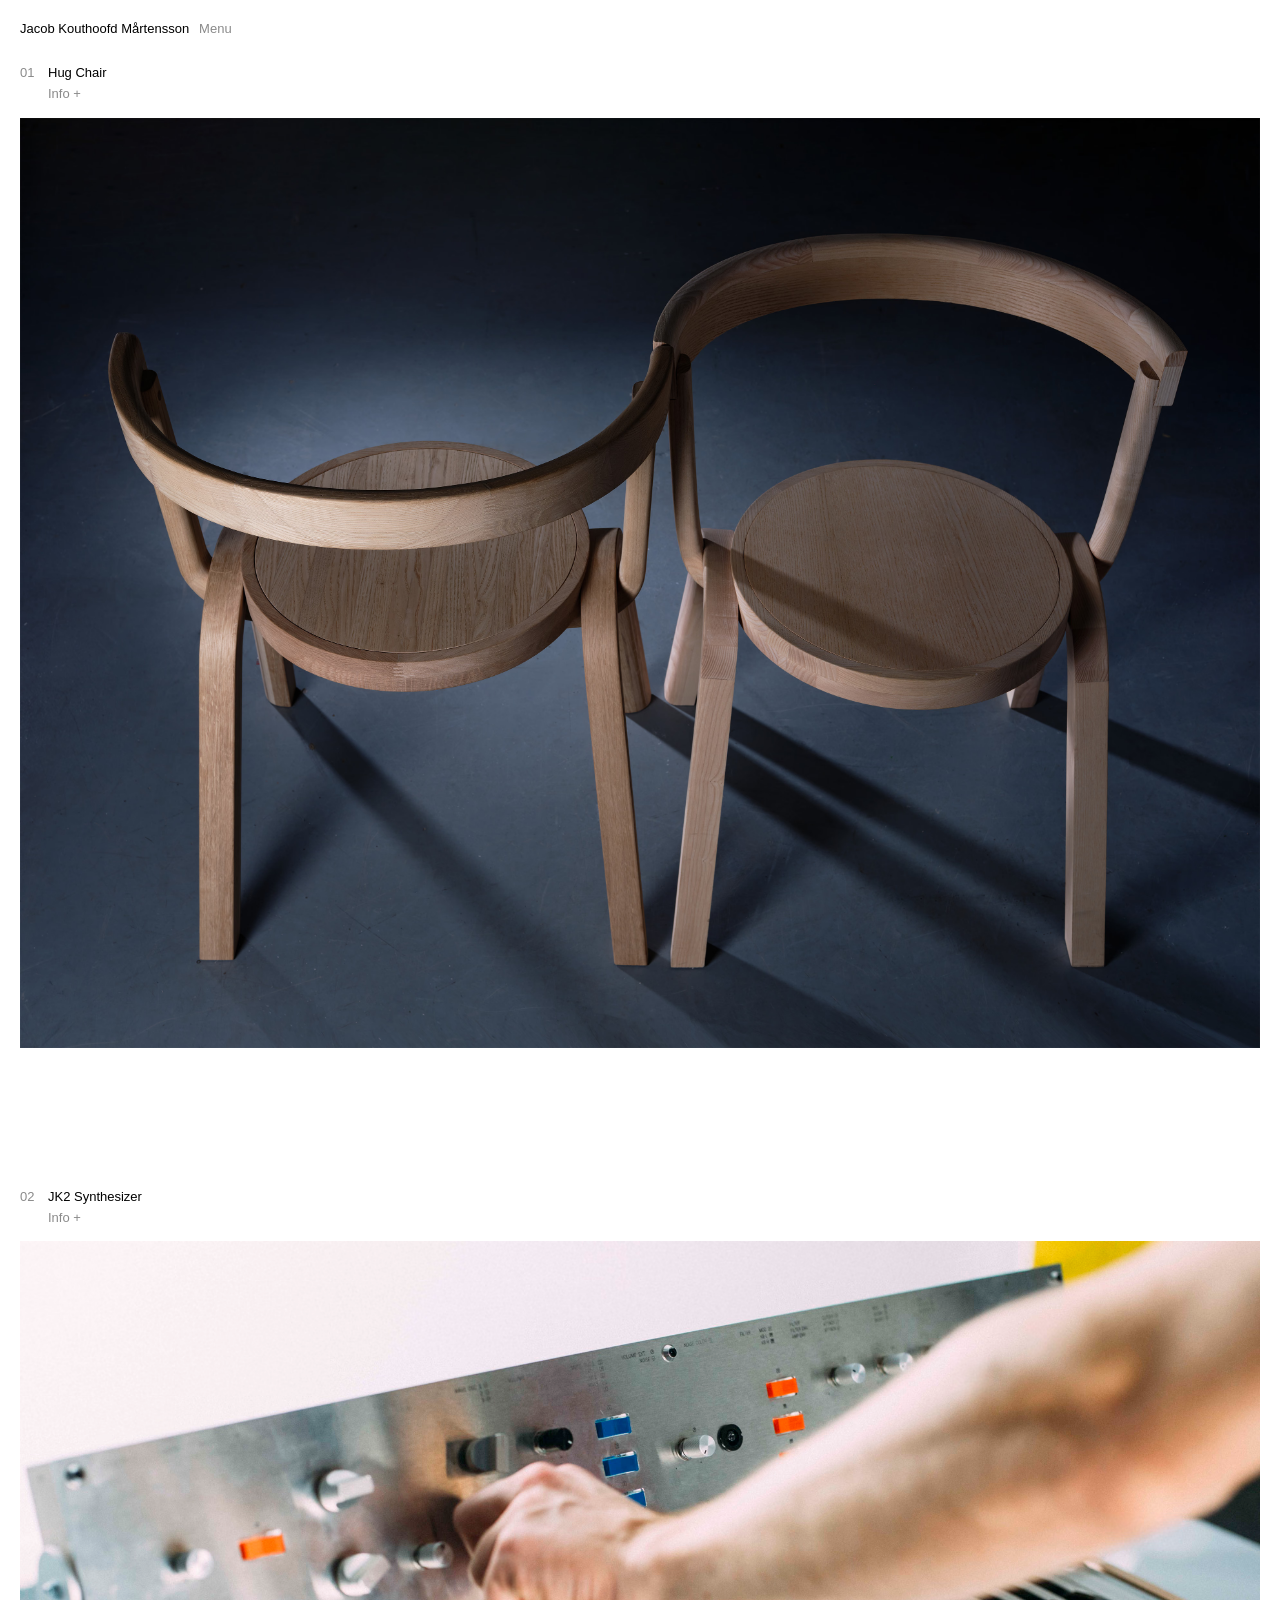
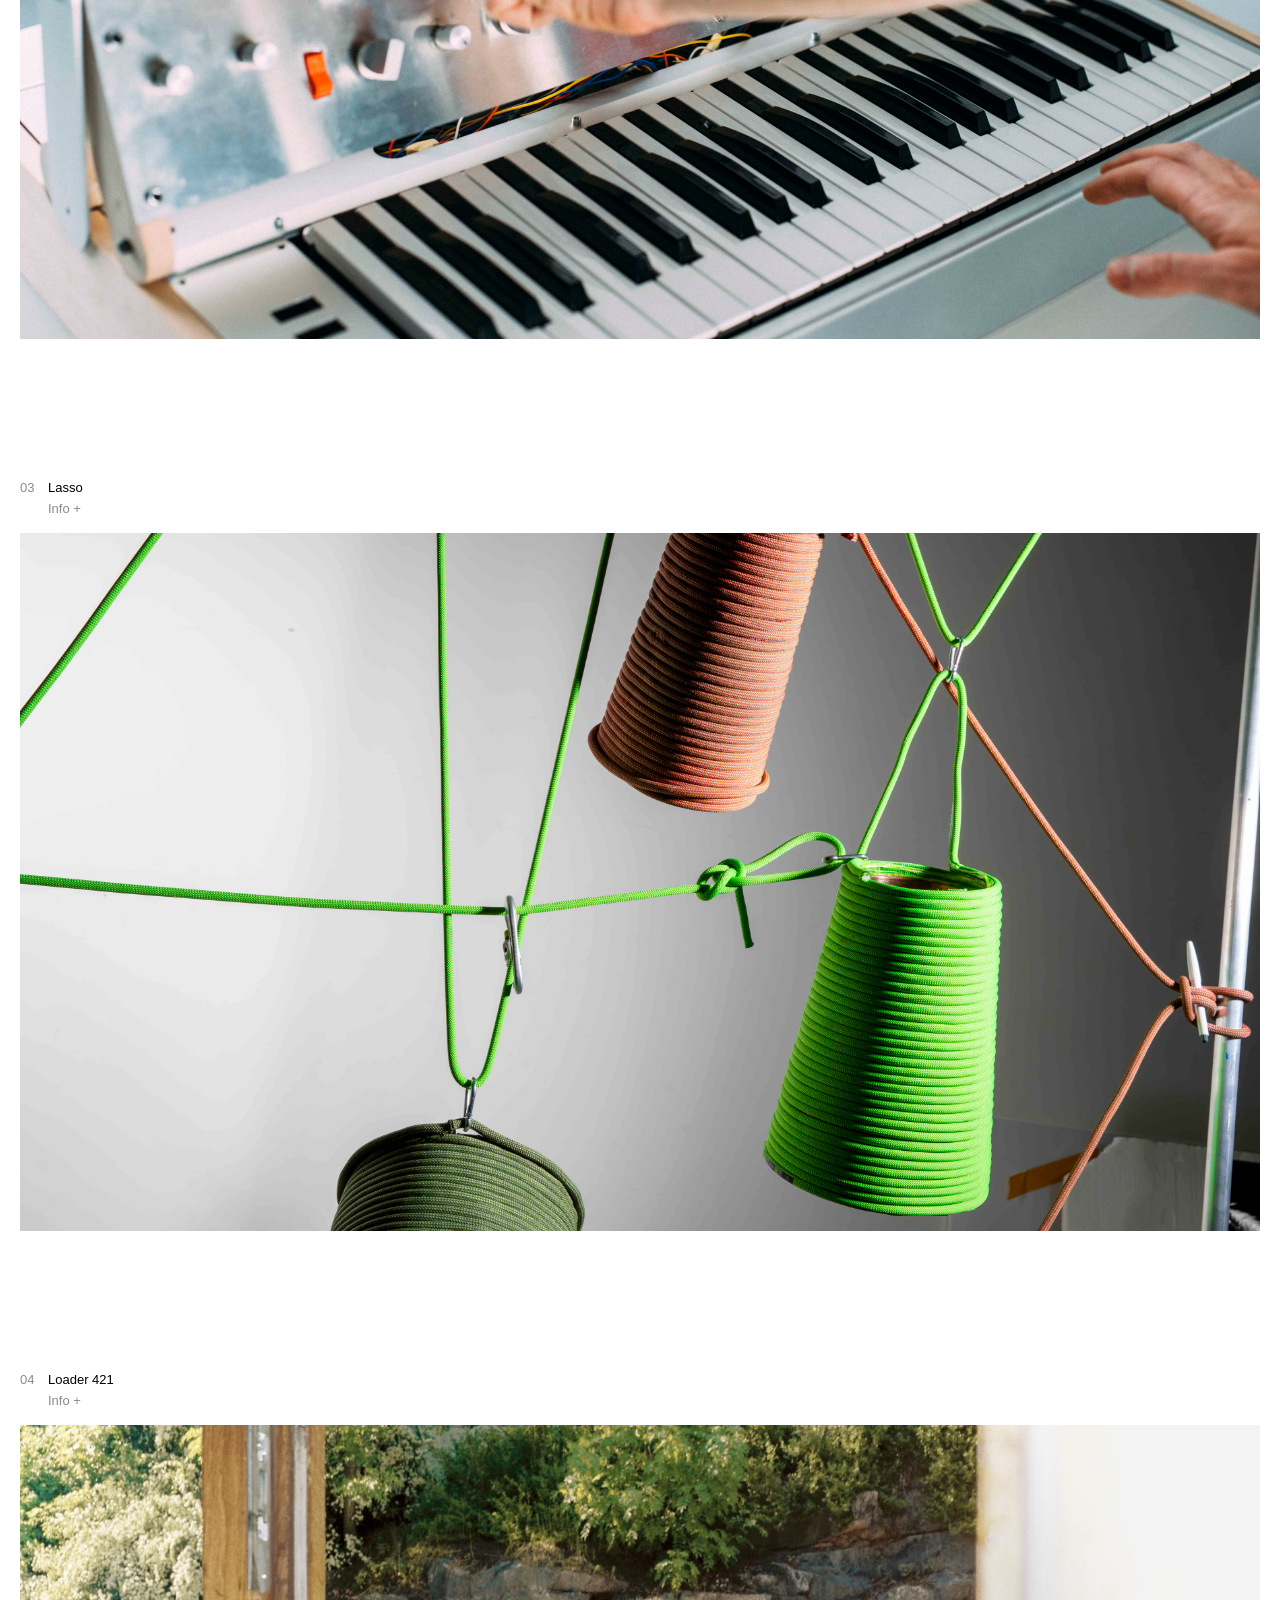
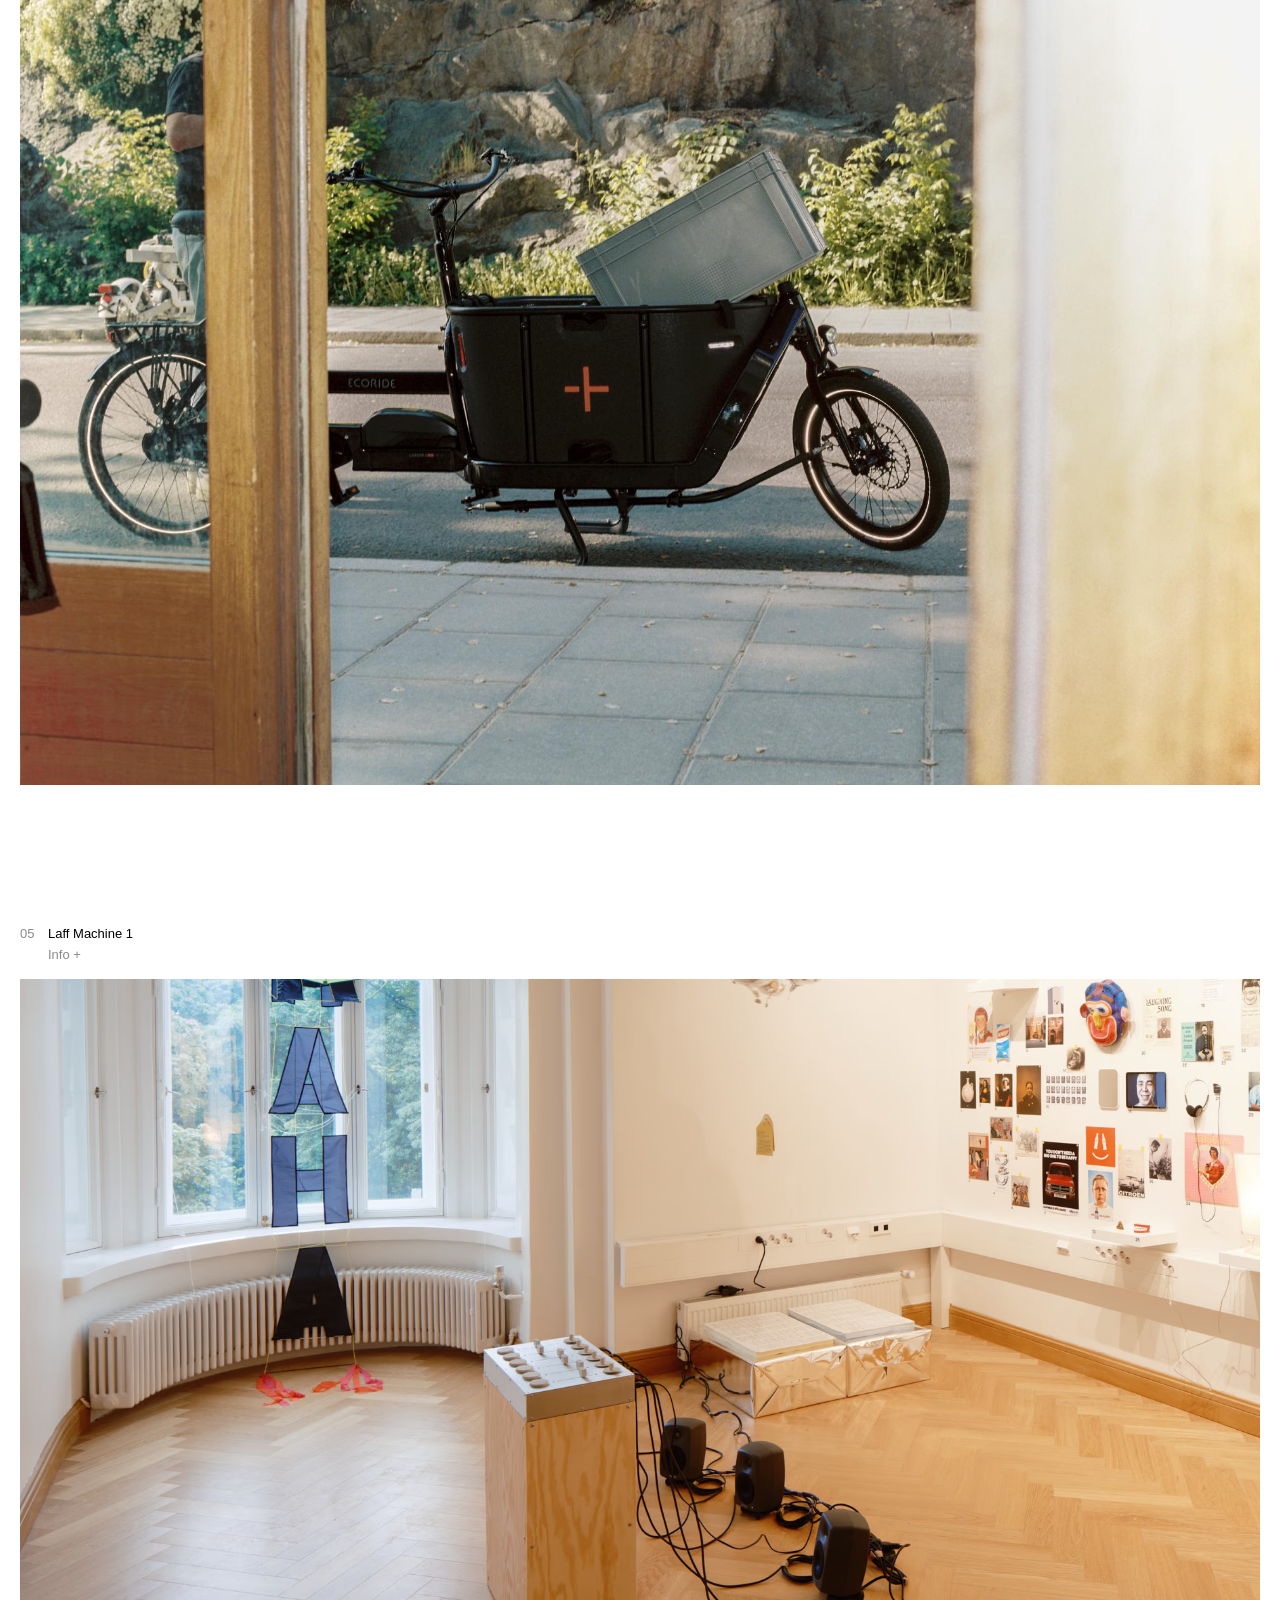
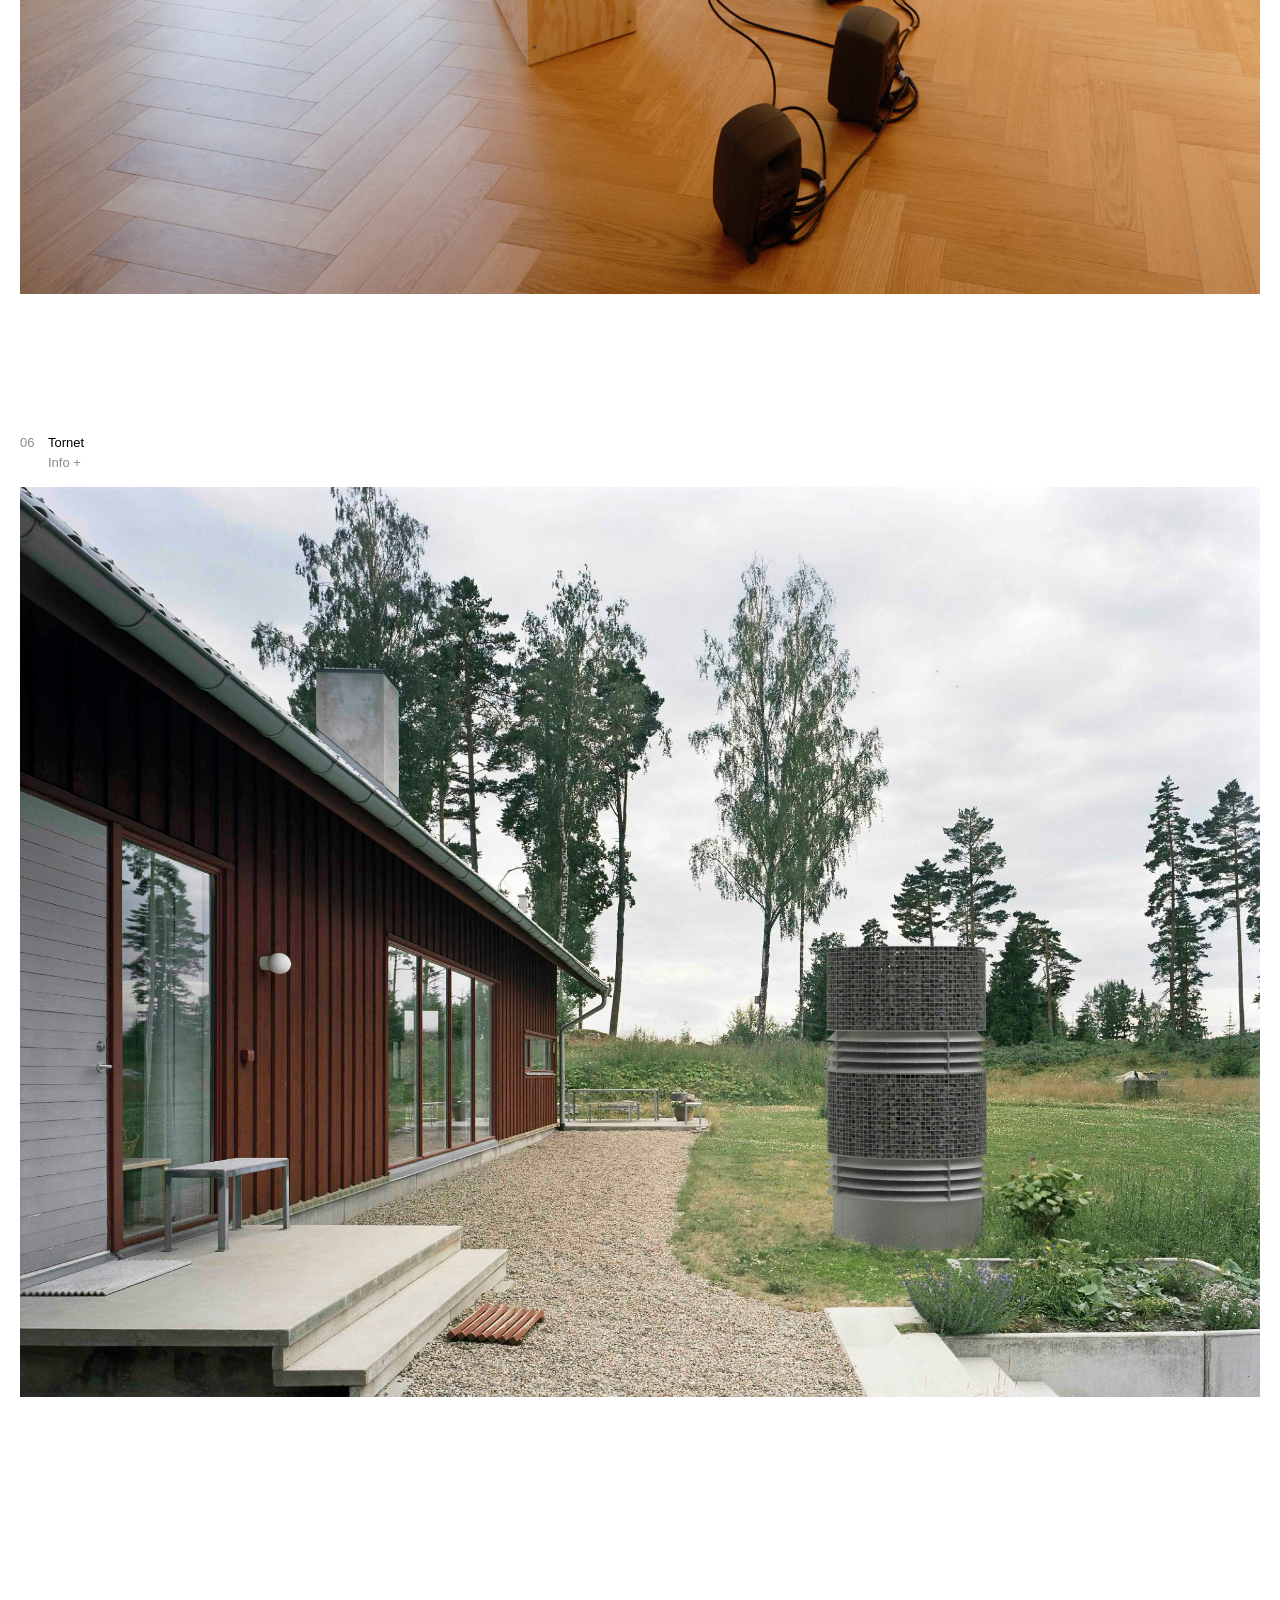
<file: index.html>
<!doctype html>
<html lang="en">
<head>
<meta charset="utf-8">
<meta name="viewport" content="width=device-width, initial-scale=1">
<title>Jacob Kouthoofd Martensson</title>
<meta name="description" content="Jacob Kouthoofd Martensson is an industrial designer exploring how small, creative solutions can spark meaningful impact.">
<meta property="og:title" content="Jacob Kouthoofd Martensson">
<meta property="og:description" content="Jacob Kouthoofd Martensson is an industrial designer exploring how small, creative solutions can spark meaningful impact.">
<link rel="icon" href="/favicon.svg" type="image/svg+xml">
<link rel="icon" href="/favicon-192.png" sizes="192x192" type="image/png">
<link rel="icon" href="/favicon-32.png" sizes="32x32" type="image/png">
<link rel="apple-touch-icon" href="/apple-touch-icon.png">
<meta name="theme-color" content="#ffffff">
<meta property="og:image" content="https://kouthoofdmartensson.com/icon-512.png">
<meta property="og:url" content="https://kouthoofdmartensson.com/">
<meta name="twitter:card" content="summary">
<link rel="stylesheet" href="/style.css?v=13">
<script src="/site.js?v=13"></script>
</head>
<body>
<main id="top"></main>

<script>
loadSite('projects', d => {
  document.title = d.name;
  const projects = d.projects || [];
  document.getElementById('top').innerHTML = projects.map((p, i) => {
    const meta = [p.category + (p.collaborator ? ', with ' + p.collaborator : ''), p.status].filter(Boolean).map(esc).join(' · ');
    const specs = esc(p.specs || '').replace(/\n/g, '<br>');
    const url = `/project.html?p=${slug(p.title)}`;
    const first = (p.images || [])[0];
    const hero = first ? `<a class="hero" href="${url}" aria-label="Open ${esc(p.title)}"><img src="${esc(first)}" alt="${esc(p.title)}" loading="${i === 0 ? 'eager' : 'lazy'}"></a>` : '';
    return `<article class="project" id="${slug(p.title)}">
      <header class="head">
        <span class="n">${pad(i + 1)}</span>
        <div class="title">
          <h2><a href="${url}">${esc(p.title)}</a></h2>
          ${(meta || p.description || p.specs) ? `<button class="info-toggle" aria-expanded="false" aria-controls="info-${slug(p.title)}">Info</button>` : ''}
        </div>
        <div class="details" id="info-${slug(p.title)}">
          ${meta ? `<p>${meta}</p>` : ''}
          ${specs ? `<p>${specs}</p>` : ''}
        </div>
        <div class="text">${p.description ? `<p>${esc(p.description)}</p>` : ''}</div>
      </header>
      ${hero}
    </article>`;
  }).join('');

  // Info toggle: shows the details and text for that project
  document.querySelectorAll('.info-toggle').forEach(btn => btn.addEventListener('click', e => {
    if (e.detail > 0) btn.blur(); // mouse or tap: no focus box; keyboard users still get one
    const open = btn.getAttribute('aria-expanded') !== 'true';
    btn.setAttribute('aria-expanded', open);
    btn.closest('.project').classList.toggle('is-open', open);
  }));

  // Grey out the project on screen in the menu's index
  const links = [...document.querySelectorAll('.index a')];
  const obs = new IntersectionObserver(es => es.forEach(e => {
    if (e.isIntersecting) links.forEach(a => a.classList.toggle('is-active', a.dataset.slug === e.target.id));
  }), { rootMargin: '0px 0px -80% 0px' });
  document.querySelectorAll('.project').forEach(p => obs.observe(p));
  if (location.hash) document.querySelector(location.hash)?.scrollIntoView();
});
</script>
</body>
</html>
</file>
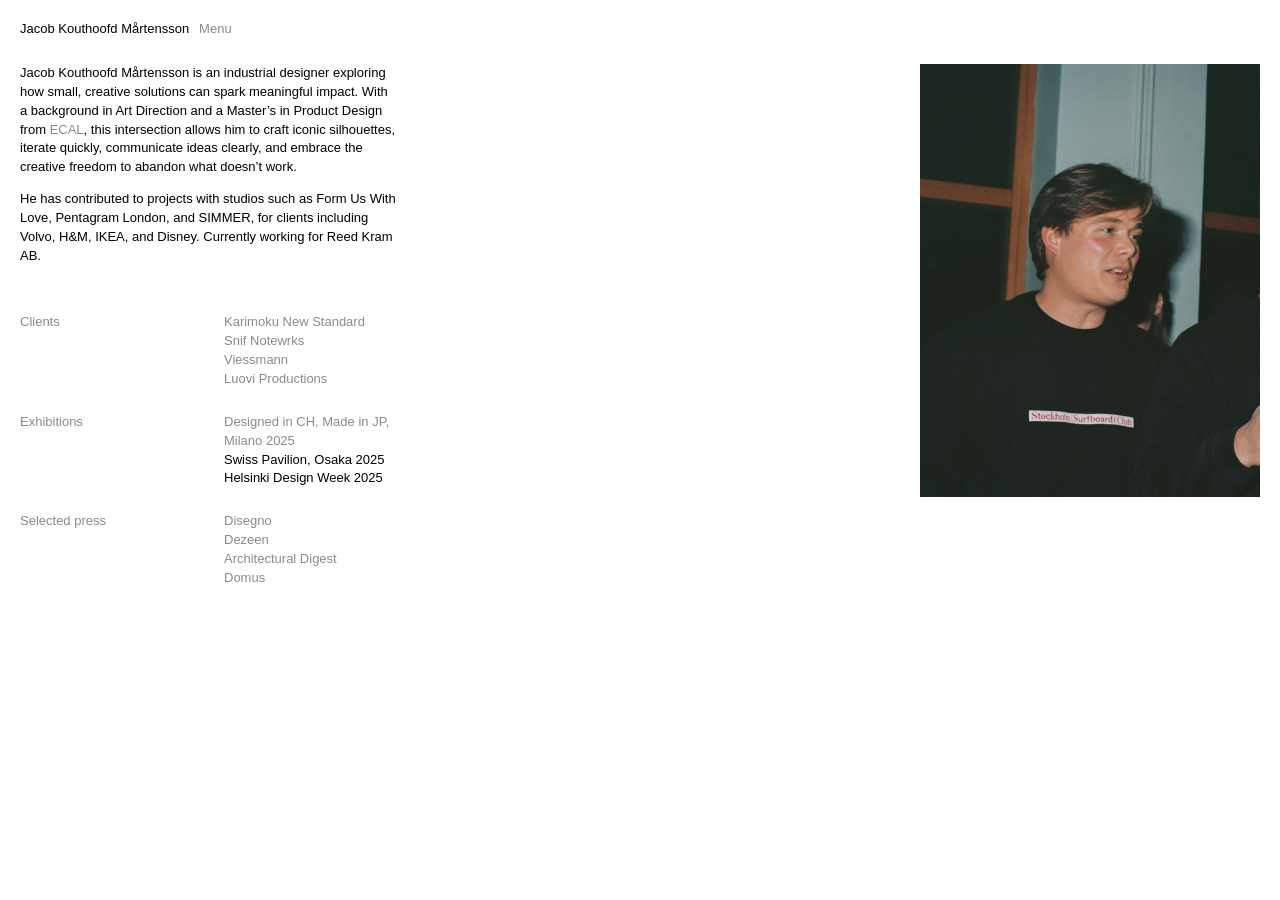
<file: about.html>
<!doctype html>
<html lang="en">
<head>
<meta charset="utf-8">
<meta name="viewport" content="width=device-width, initial-scale=1">
<title>About — Jacob Kouthoofd Martensson</title>
<meta name="description" content="Jacob Kouthoofd Martensson is an industrial designer exploring how small, creative solutions can spark meaningful impact.">
<meta property="og:title" content="About — Jacob Kouthoofd Martensson">
<meta property="og:description" content="Jacob Kouthoofd Martensson is an industrial designer exploring how small, creative solutions can spark meaningful impact.">
<link rel="icon" href="/favicon.svg" type="image/svg+xml">
<link rel="icon" href="/favicon-192.png" sizes="192x192" type="image/png">
<link rel="icon" href="/favicon-32.png" sizes="32x32" type="image/png">
<link rel="apple-touch-icon" href="/apple-touch-icon.png">
<meta name="theme-color" content="#ffffff">
<meta property="og:image" content="https://kouthoofdmartensson.com/icon-512.png">
<meta property="og:url" content="https://kouthoofdmartensson.com/">
<meta name="twitter:card" content="summary">
<link rel="stylesheet" href="/style.css?v=13">
<script src="/site.js?v=13"></script>
</head>
<body>
<main>
  <section class="about" aria-label="About">
    <div>
      <div class="about-text" id="about-text"></div>
      <div class="lists" id="lists"></div>
    </div>
    <figure class="portrait" id="portrait"></figure>
  </section>
</main>

<script>
loadSite('about', d => {
  const a = d.about || {};
  const t = a.text || '';
  // The editor saves formatted text as Markdown: paragraphs, **bold**, *italic* and [links](url).
  const inline = s => esc(s)
    .replace(/\[([^\]]+)\]\(([^)\s]+)\)/g, '<a href="$2" target="_blank" rel="noopener">$1</a>')
    .replace(/\*\*([^*]+)\*\*/g, '<strong>$1</strong>')
    .replace(/(^|[^*])\*([^*]+)\*/g, '$1<em>$2</em>')
    .replace(/\n/g, '<br>');
  document.getElementById('about-text').innerHTML = /^\s*<[a-z]/i.test(t)
    ? t : t.split(/\n\s*\n/).filter(p => p.trim()).map(p => `<p>${inline(p.trim())}</p>`).join('');
  document.getElementById('lists').innerHTML = (a.lists || []).map(l => `
    <dl><dt>${esc(l.label)}</dt><div>${(l.items || []).map(it =>
      `<dd>${it.link ? `<a href="${esc(it.link)}" target="_blank" rel="noopener">${esc(it.name)}</a>` : esc(it.name)}</dd>`).join('')}</div></dl>`).join('');
  const fig = document.getElementById('portrait');
  if (a.portrait) fig.innerHTML = `<img src="${esc(a.portrait)}" alt="Portrait of ${esc(d.name)}">${a.portrait_credit ? `<figcaption>© ${esc(a.portrait_credit)}</figcaption>` : ''}`;
  else fig.remove();
});
</script>
</body>
</html>
</file>
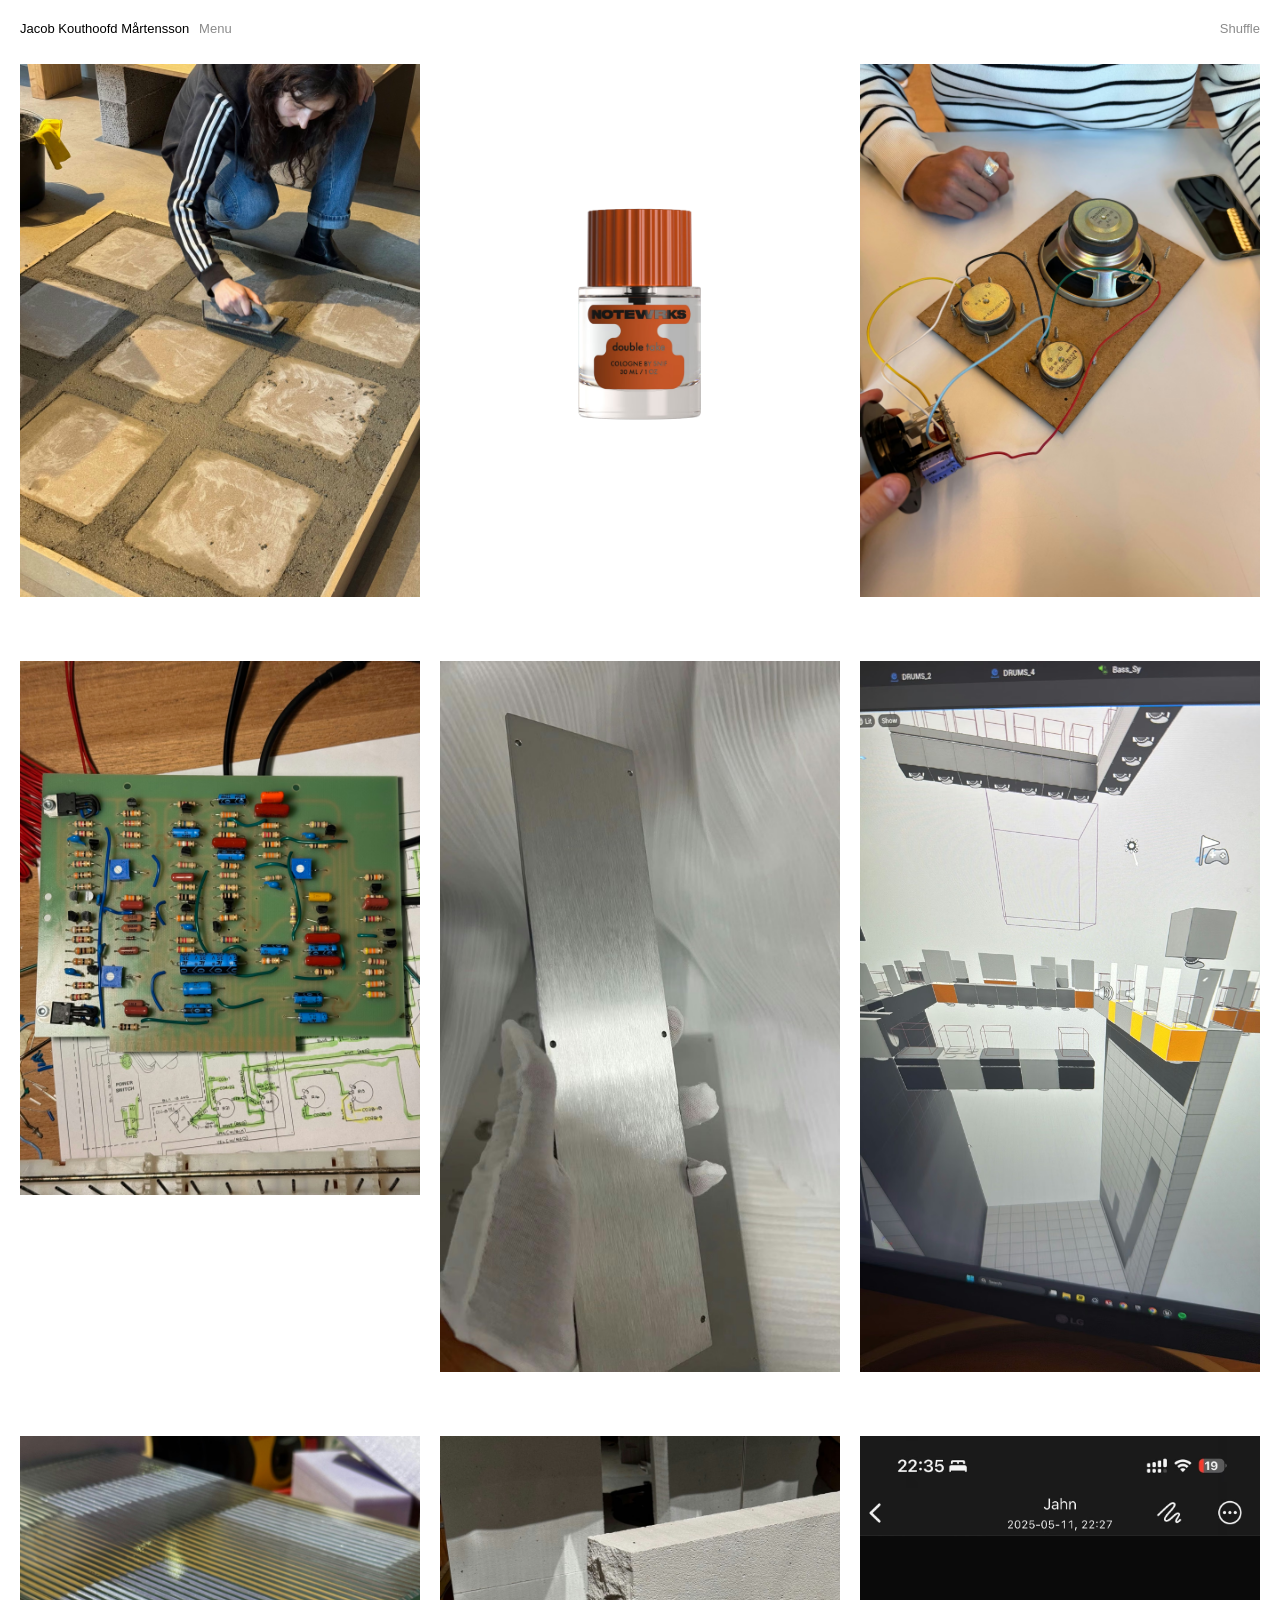
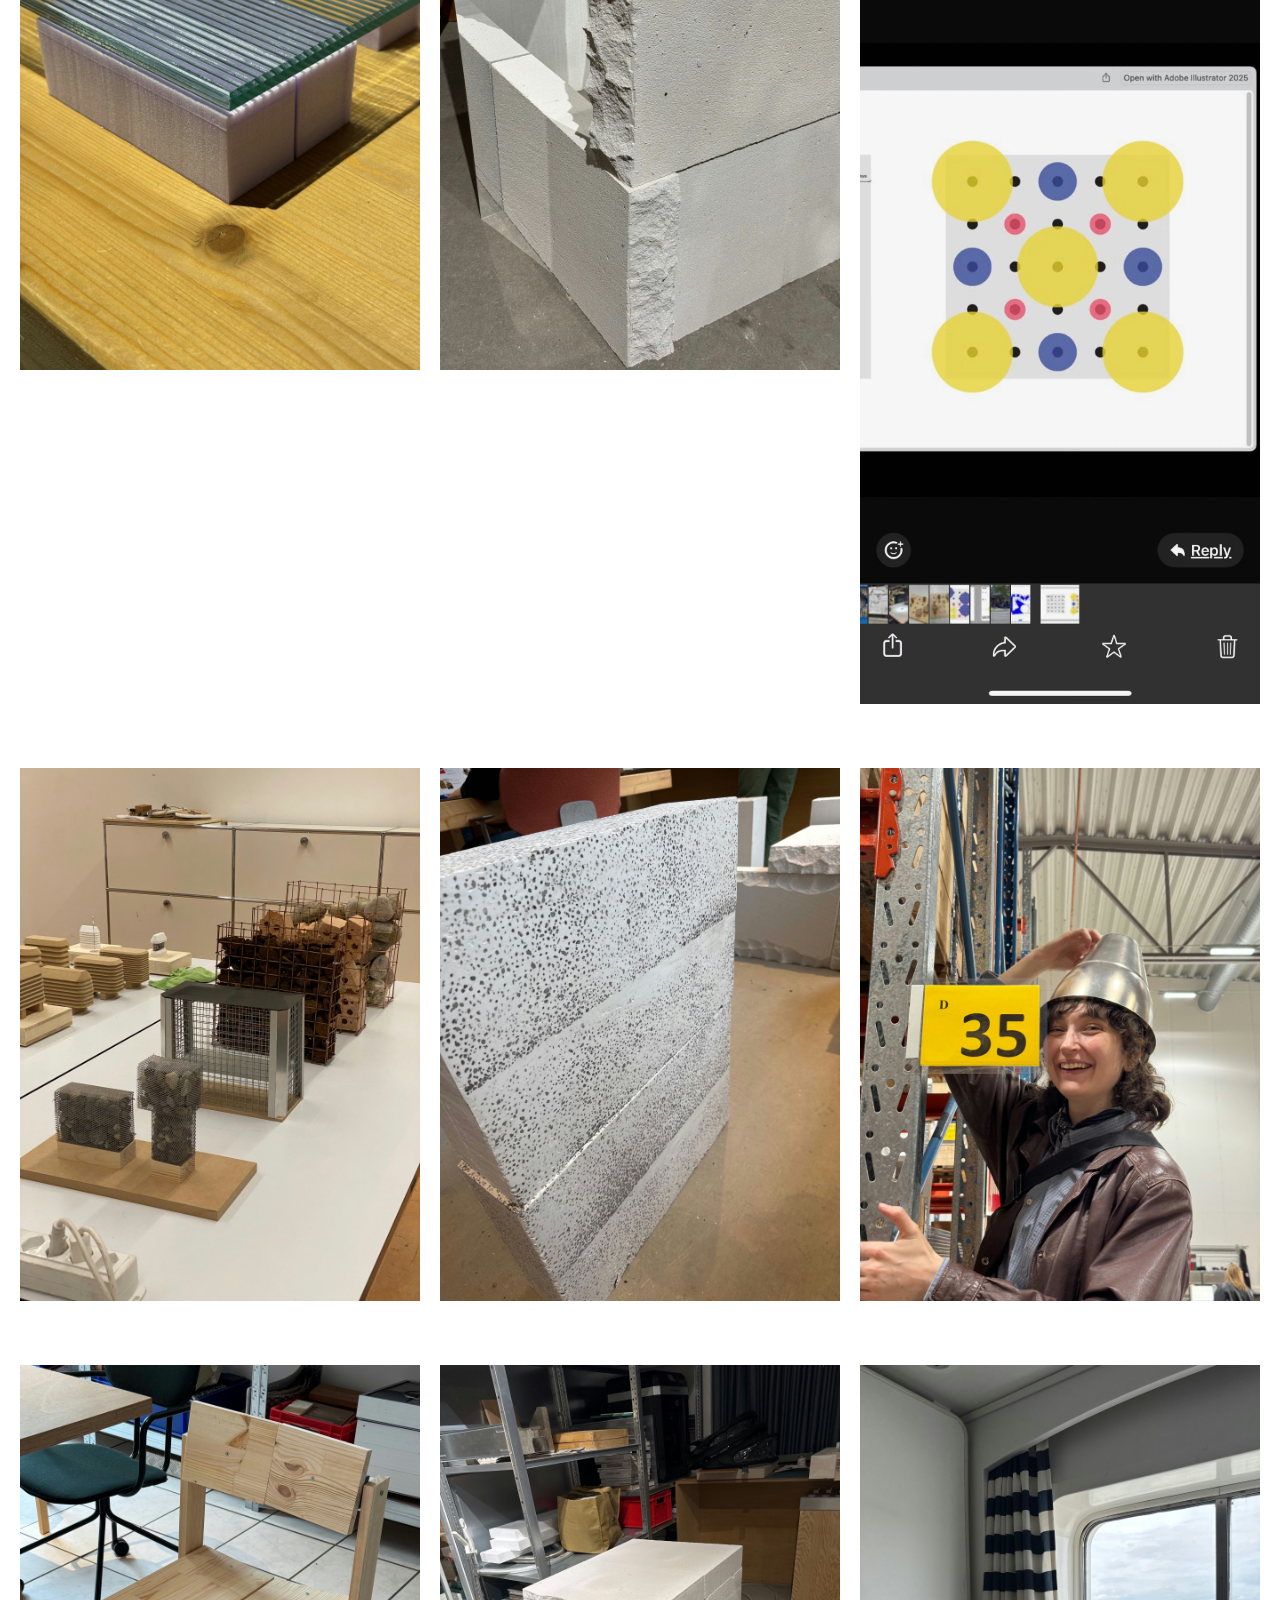
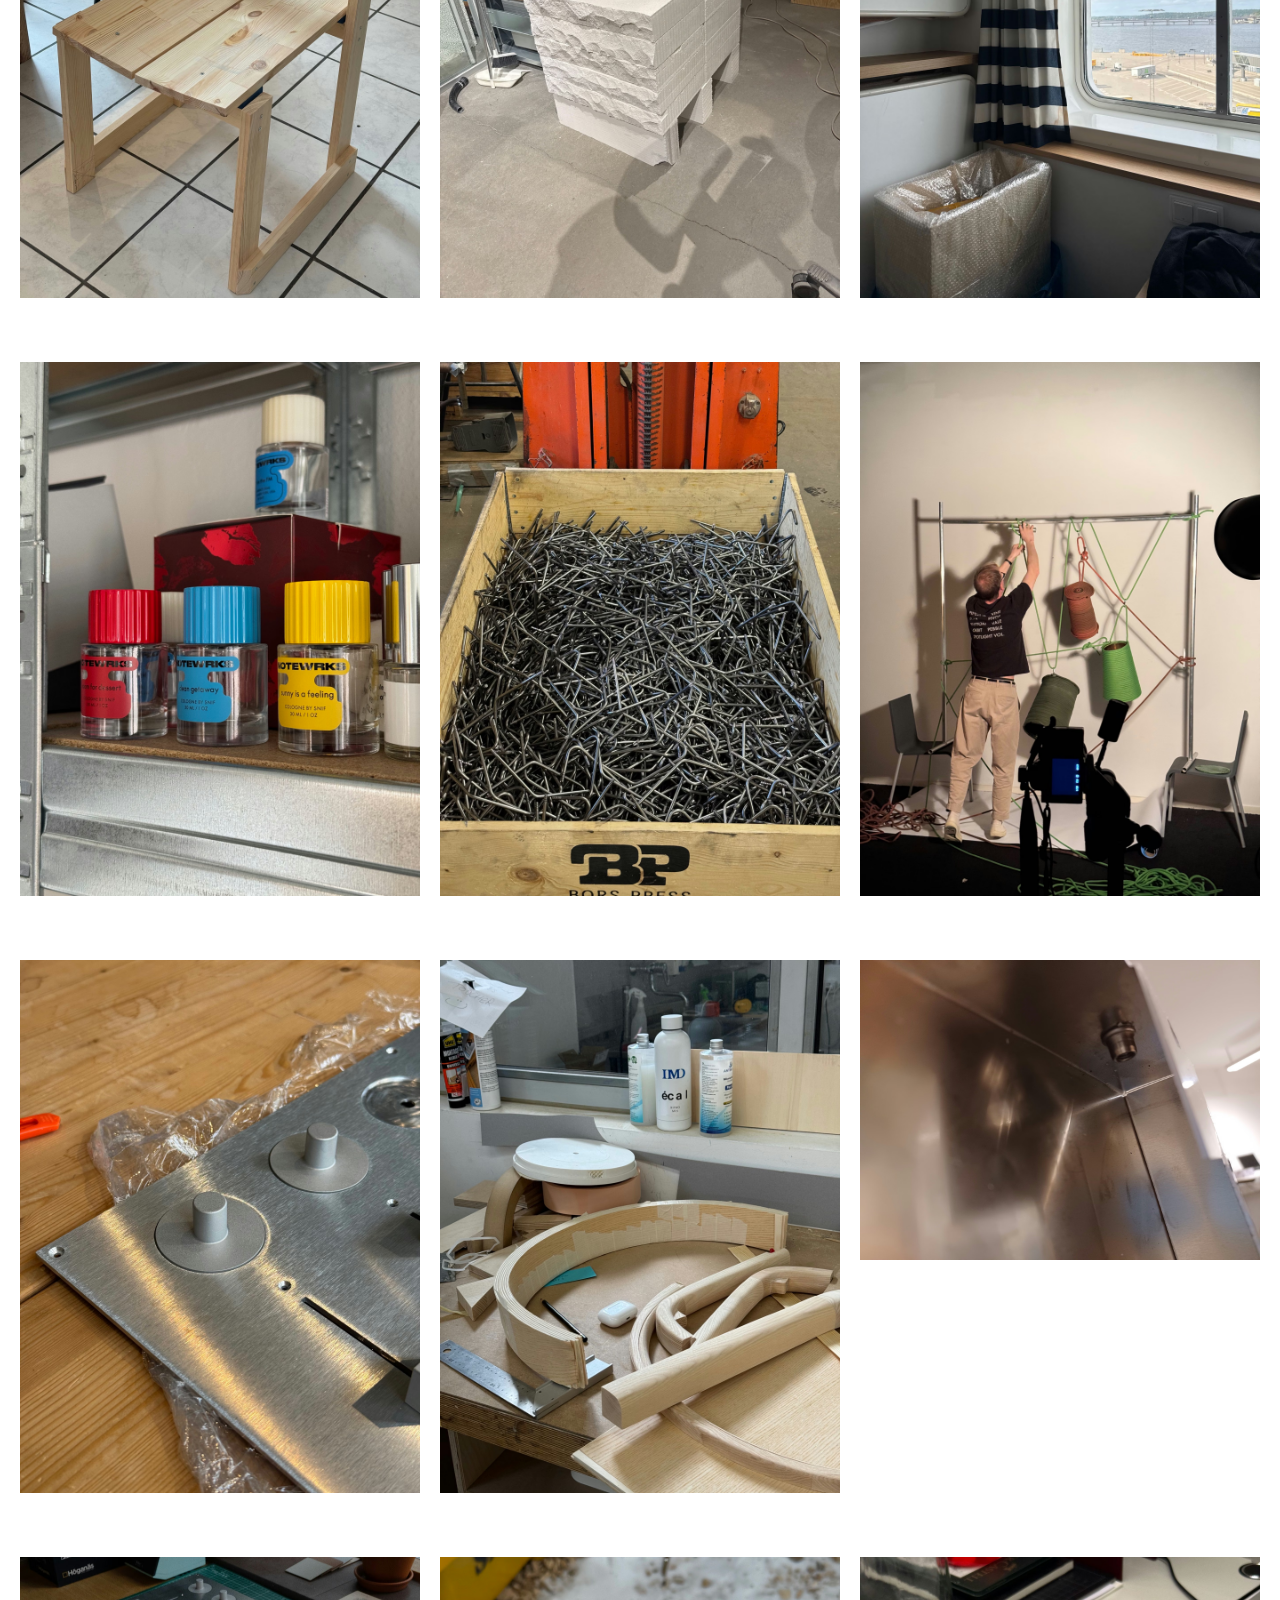
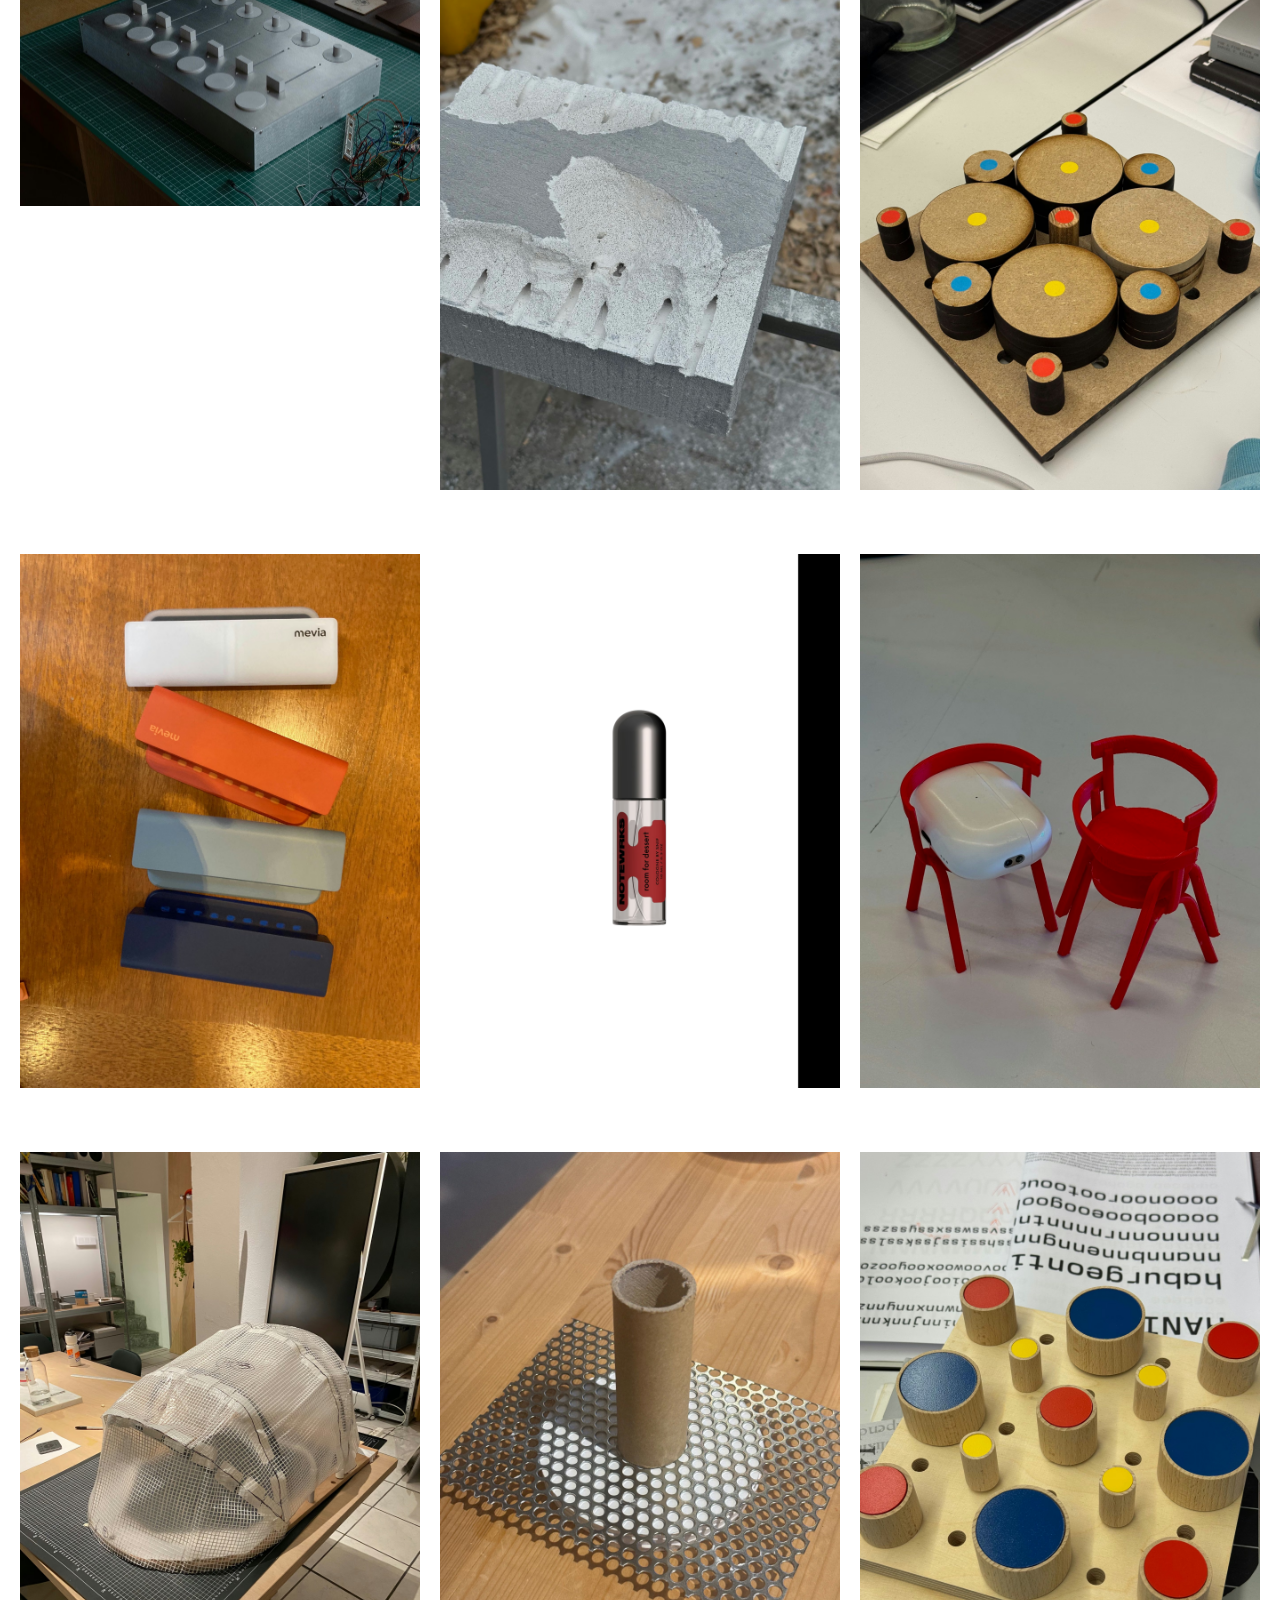
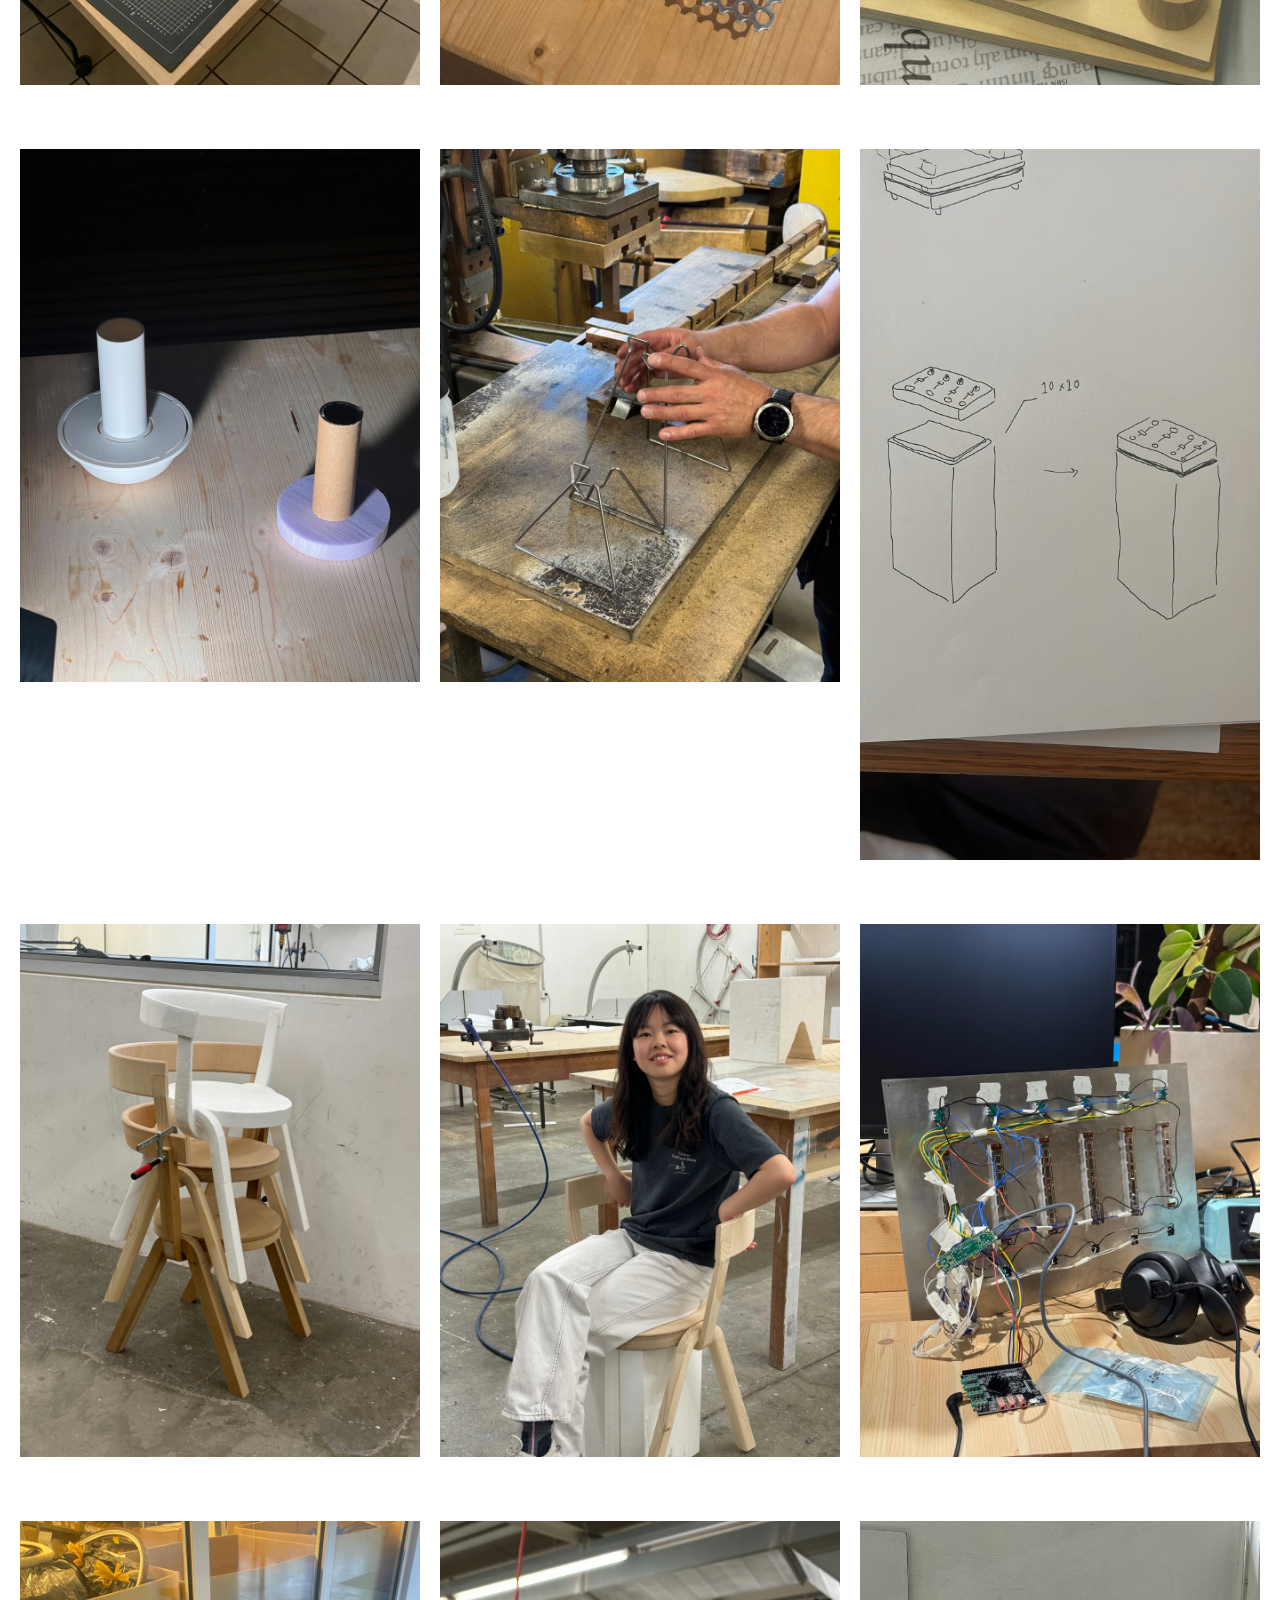
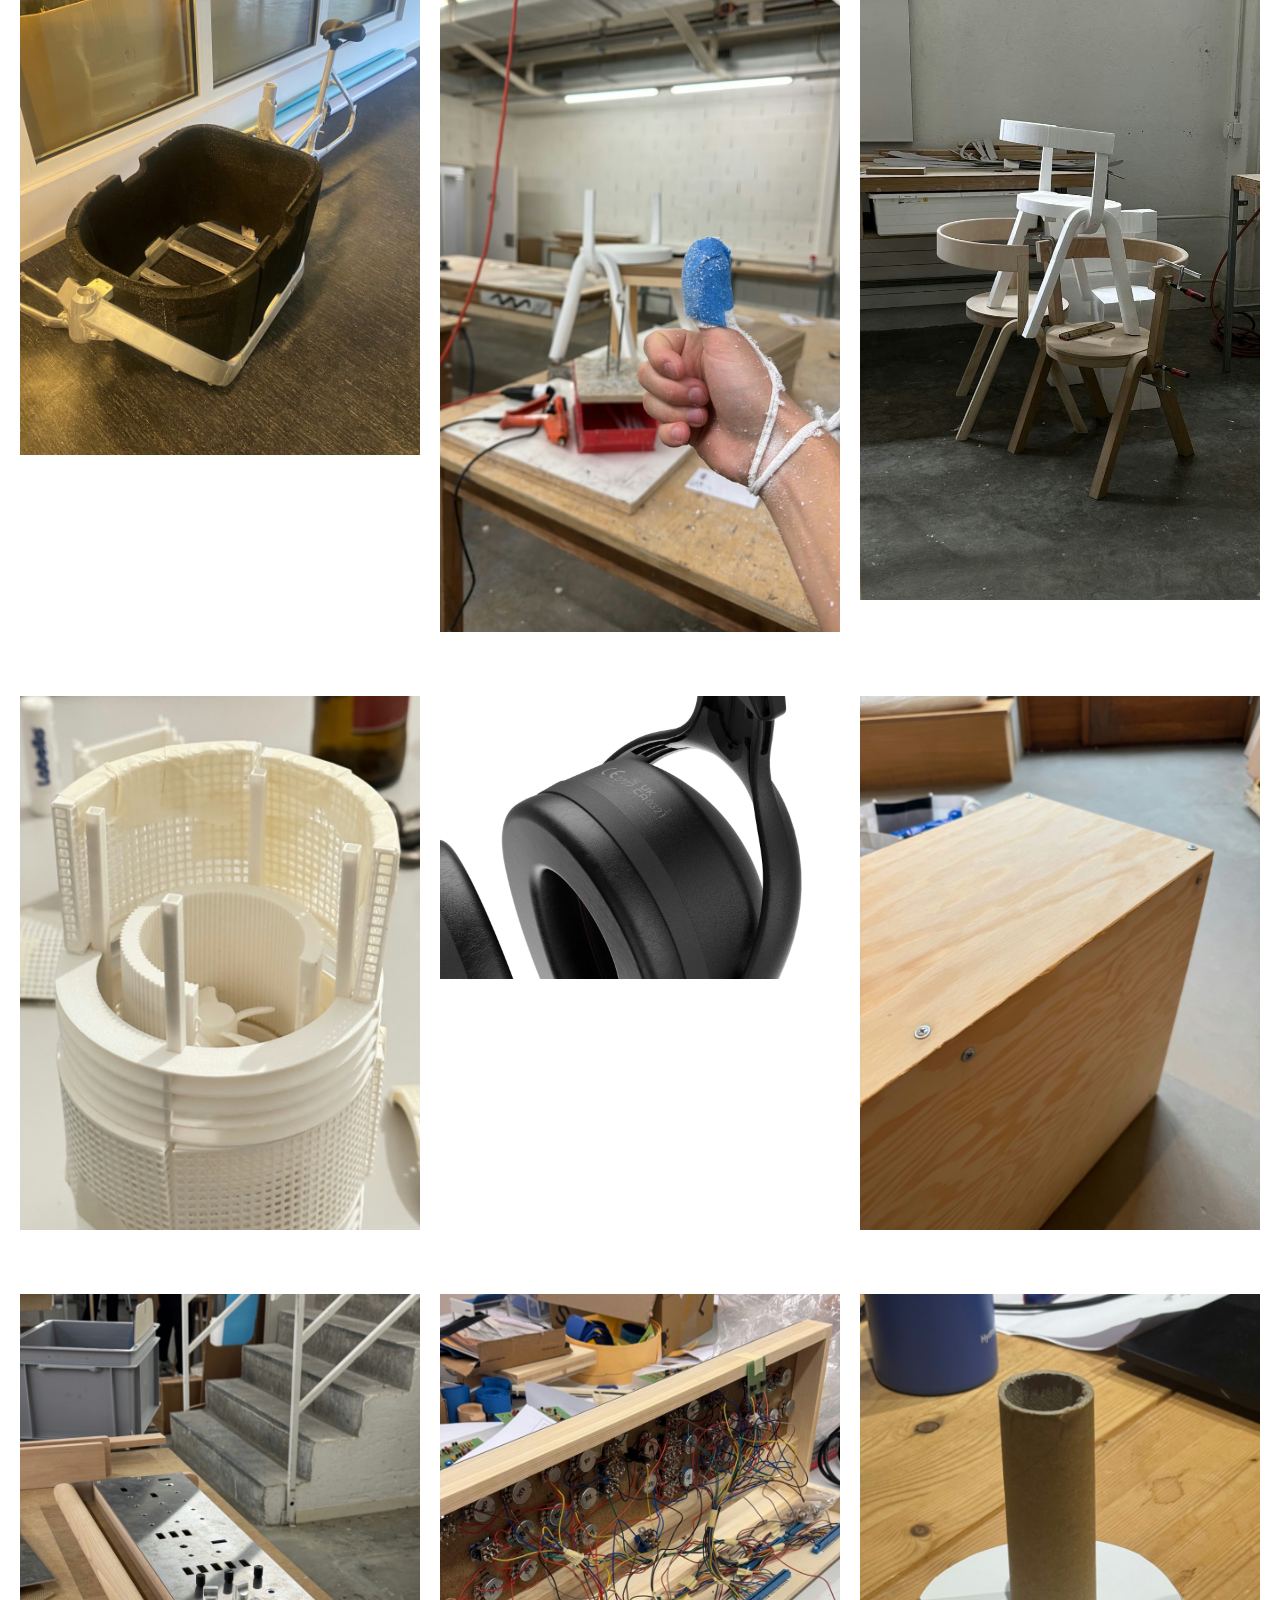
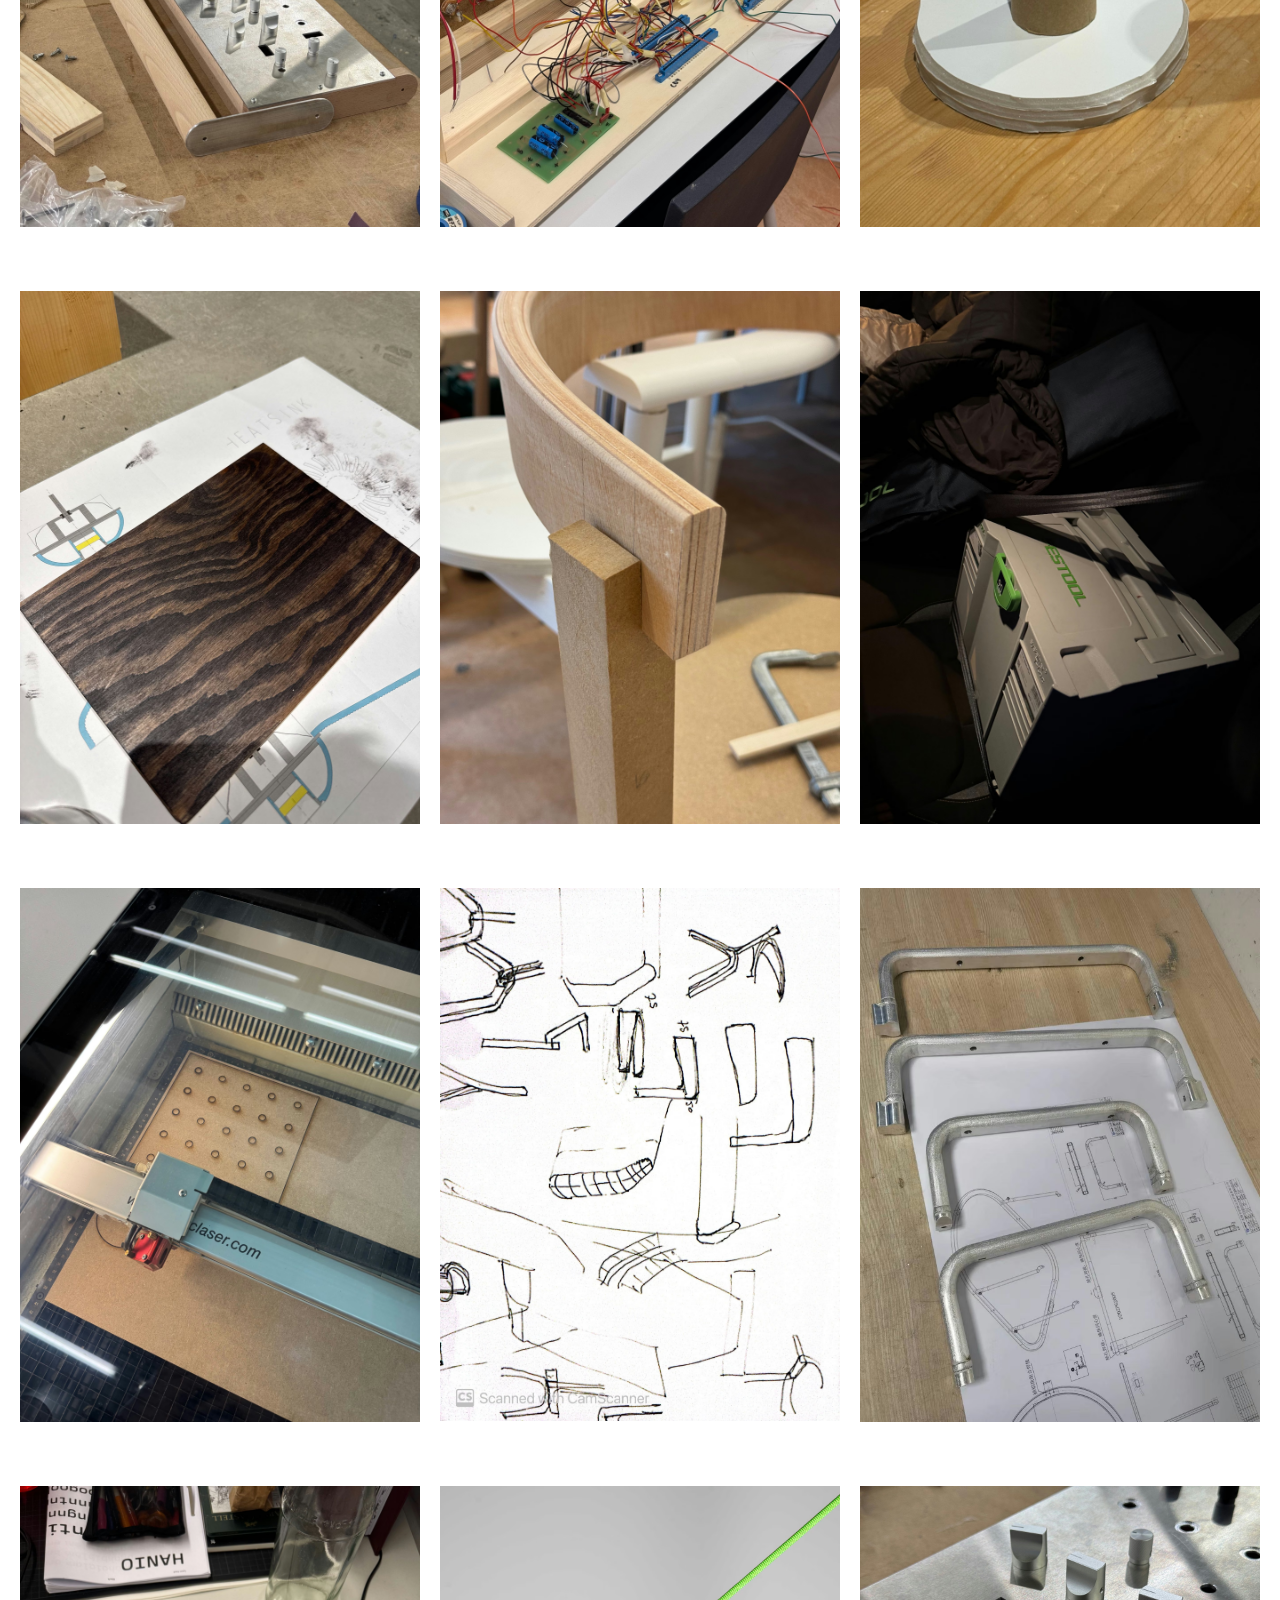
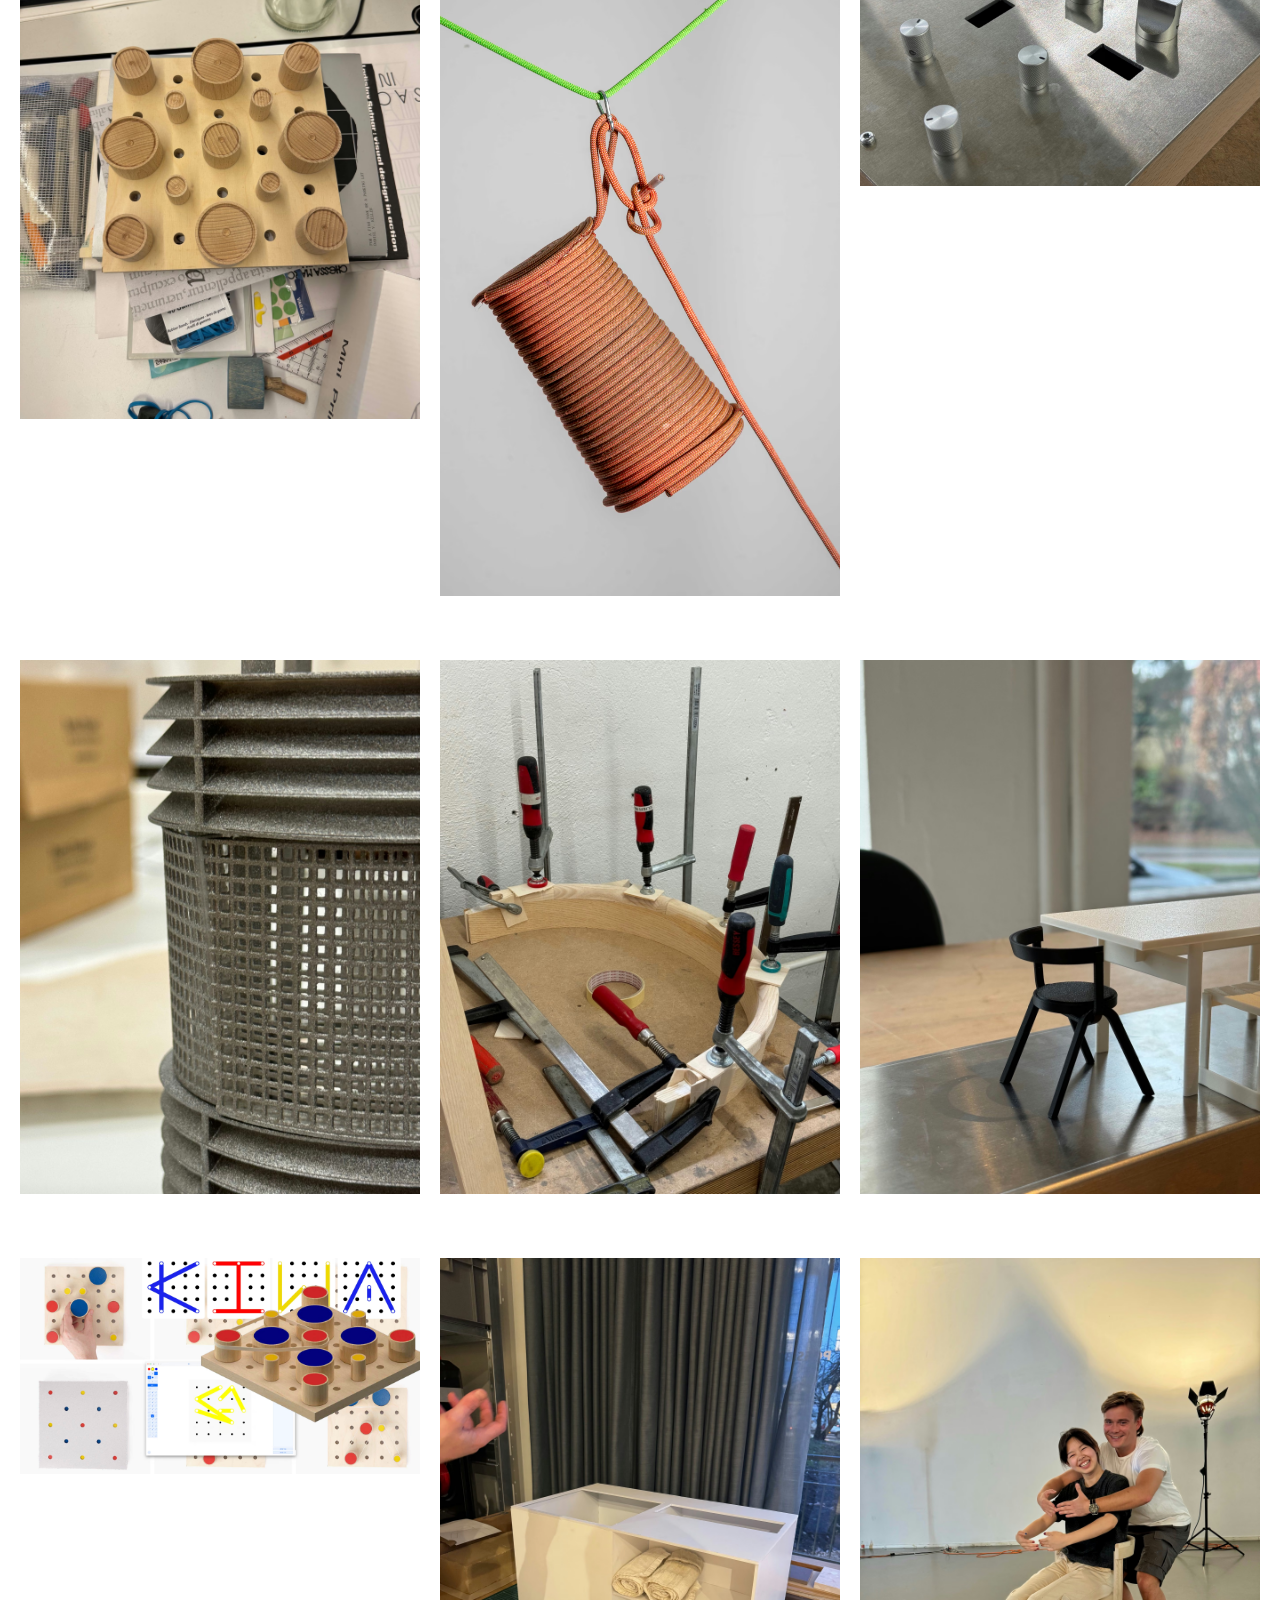
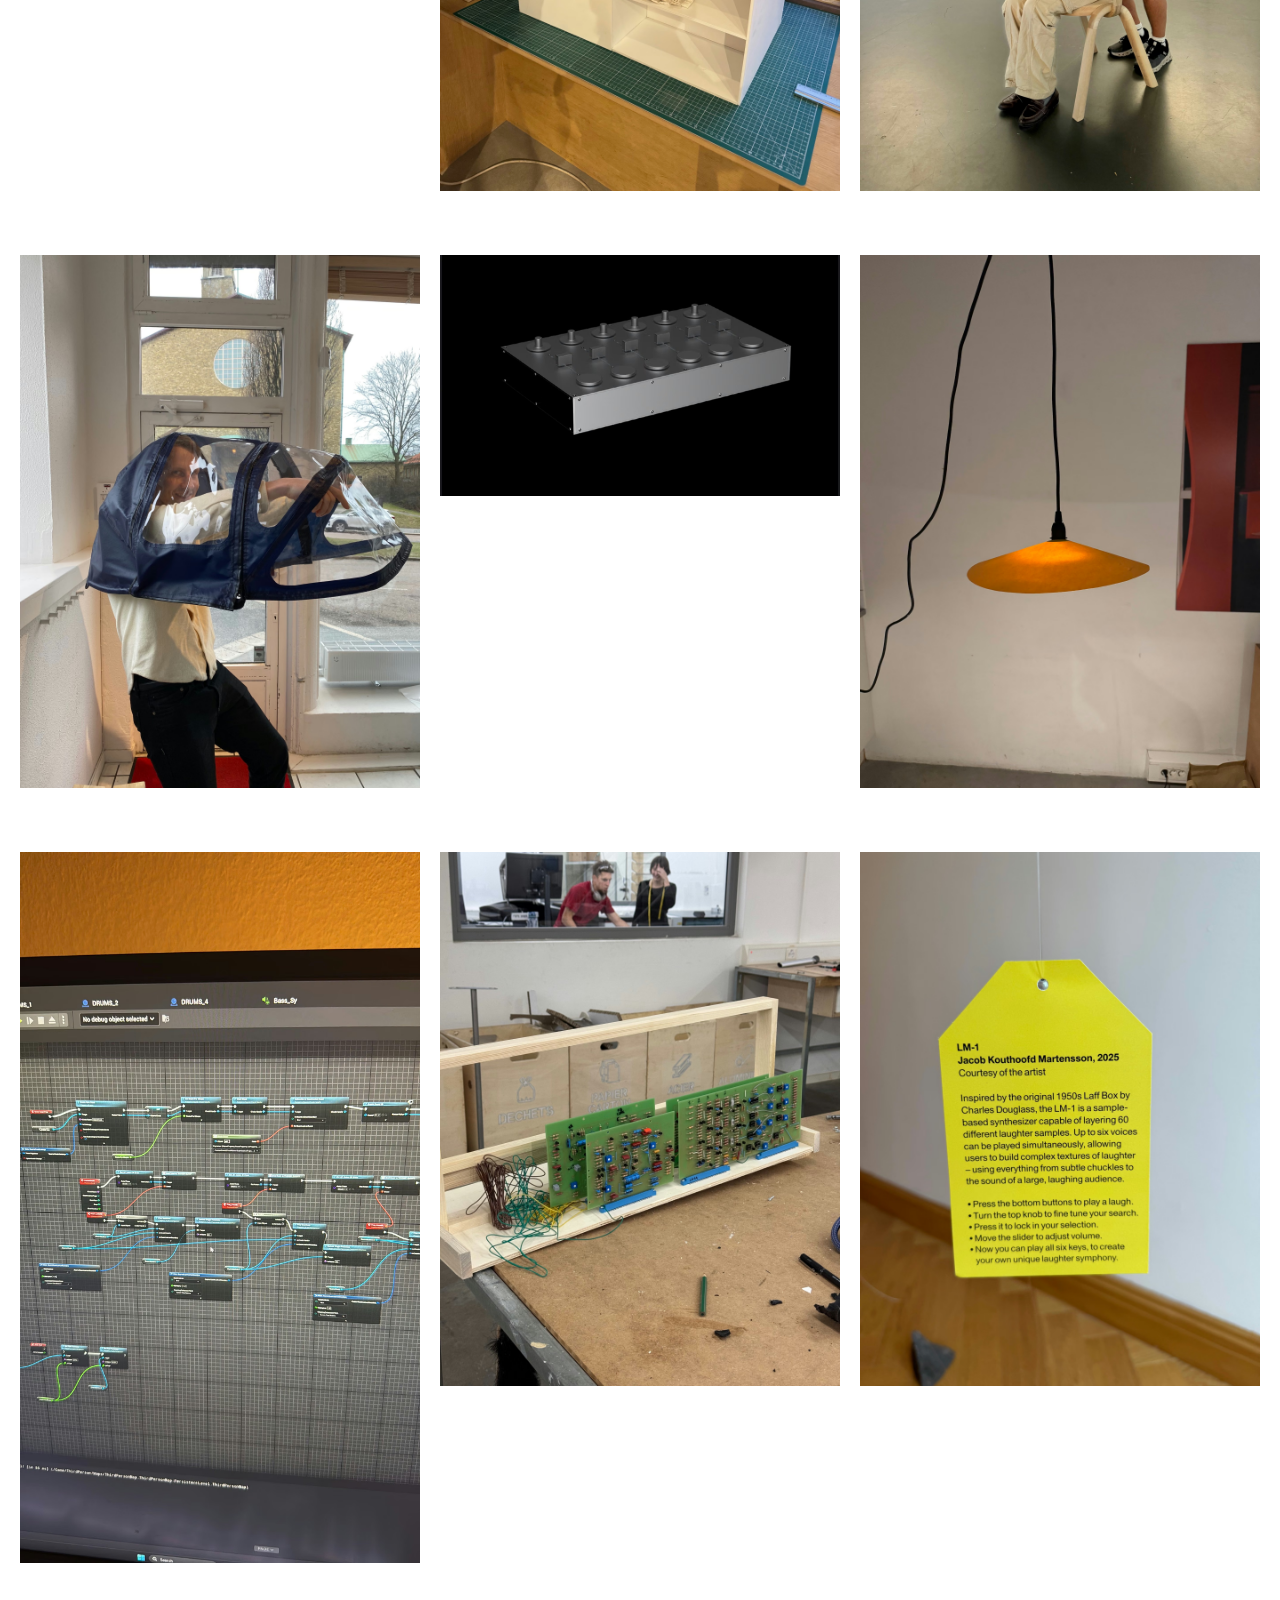
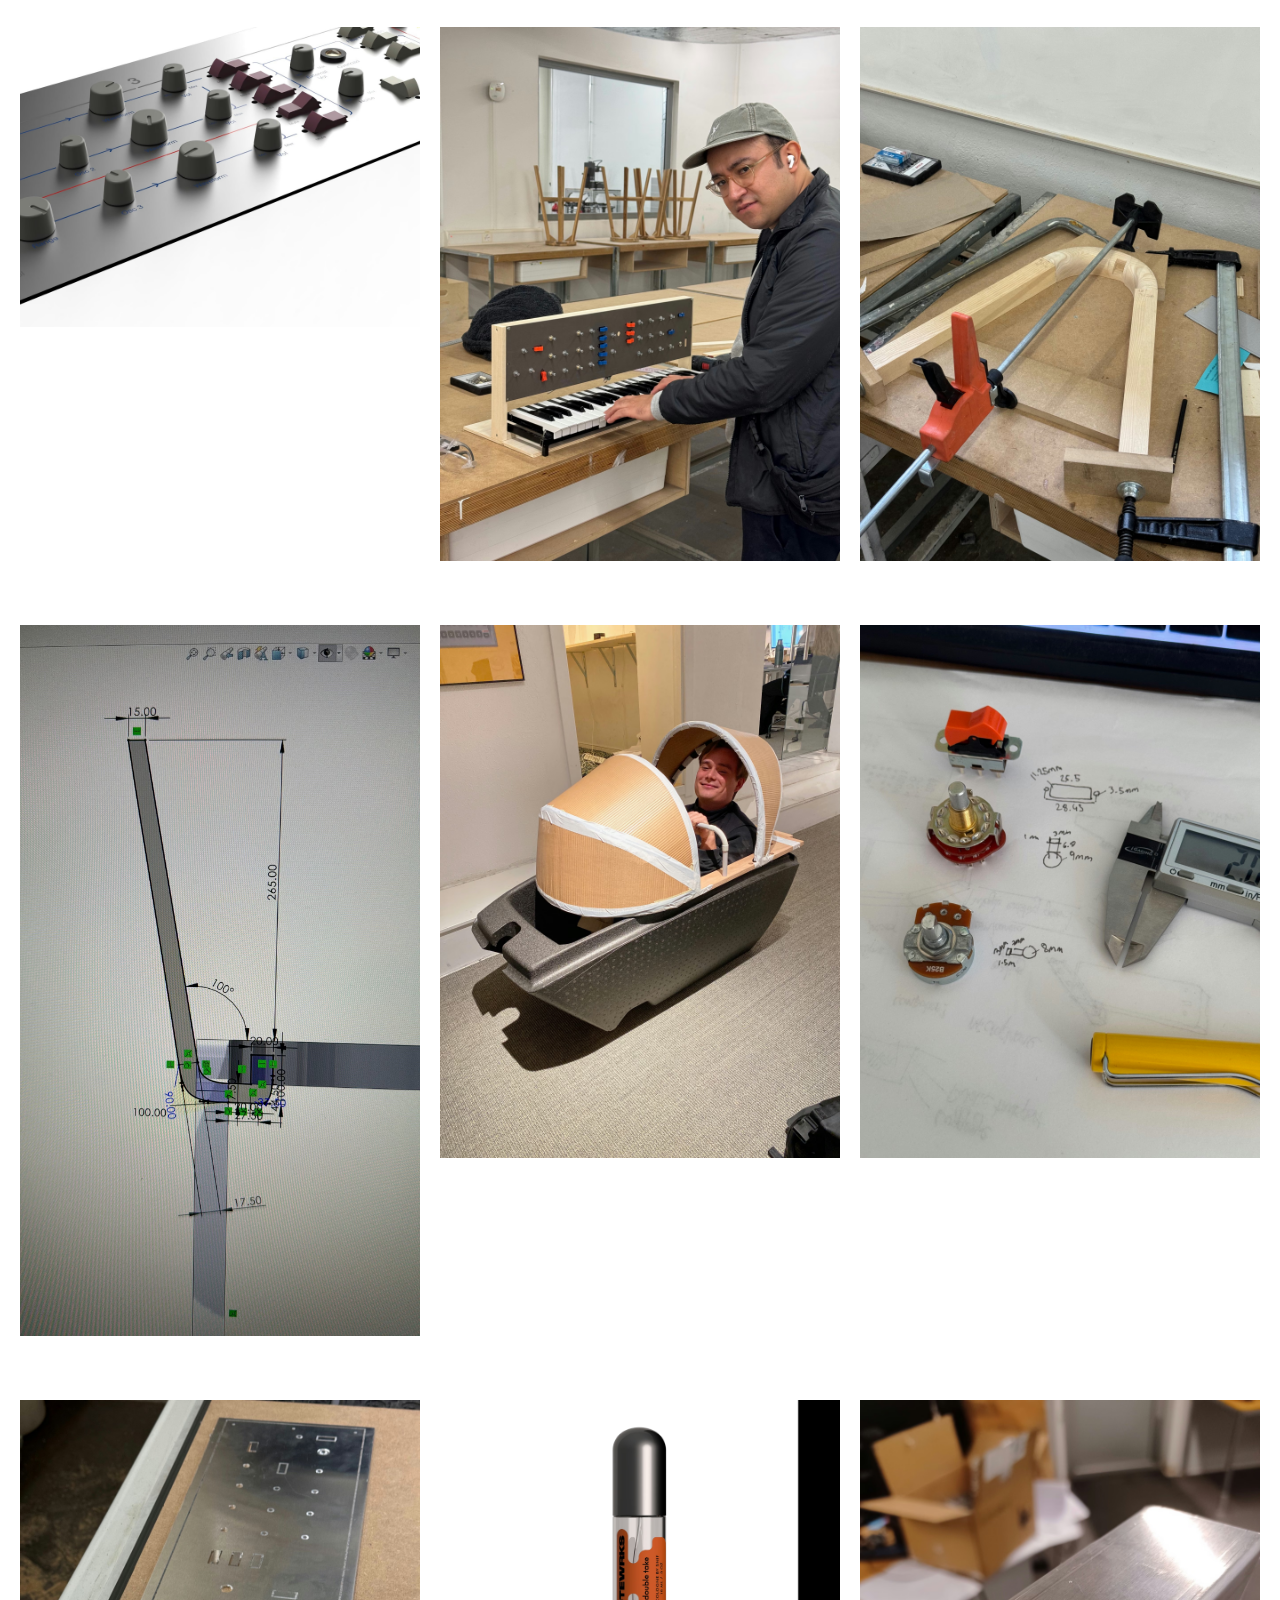
<file: playground.html>
<!doctype html>
<html lang="en">
<head>
<meta charset="utf-8">
<meta name="viewport" content="width=device-width, initial-scale=1">
<title>Playground — Jacob Kouthoofd Martensson</title>
<meta name="description" content="Processes, sketches and experiments by Jacob Kouthoofd Martensson.">
<meta property="og:title" content="Playground — Jacob Kouthoofd Martensson">
<meta property="og:description" content="Processes, sketches and experiments by Jacob Kouthoofd Martensson.">
<link rel="icon" href="/favicon.svg" type="image/svg+xml">
<link rel="icon" href="/favicon-192.png" sizes="192x192" type="image/png">
<link rel="icon" href="/favicon-32.png" sizes="32x32" type="image/png">
<link rel="apple-touch-icon" href="/apple-touch-icon.png">
<meta name="theme-color" content="#ffffff">
<meta property="og:image" content="https://kouthoofdmartensson.com/icon-512.png">
<meta property="og:url" content="https://kouthoofdmartensson.com/">
<meta name="twitter:card" content="summary">
<link rel="stylesheet" href="/style.css?v=13">
<script src="/site.js?v=13"></script>
</head>
<body>
<button class="shuffle" id="shuffle" type="button" hidden>Shuffle</button>
<main>
  <section class="playground" id="playground" aria-label="Playground"></section>
</main>

<script>
loadSite('playground', d => {
  const items = d.playground || [];
  const el = document.getElementById('playground');
  if (!items.length) { el.innerHTML = '<p class="empty">Nothing here yet.</p>'; return; }
  // Random order on every visit
  for (let i = items.length - 1; i > 0; i--) {
    const j = Math.floor(Math.random() * (i + 1));
    [items[i], items[j]] = [items[j], items[i]];
  }
  el.innerHTML = items.map(it => `
    <article class="entry">
      <div class="shots">${(it.images || []).map(src =>
        `<img src="${esc(src)}" alt="${esc(it.title)}" loading="lazy">`).join('')}</div>
      ${(it.title || it.year) ? `<div class="caption"><h2 style="font:inherit">${esc(it.title)}</h2><span class="year">${esc(it.year)}</span></div>` : ''}
      ${it.note ? `<p class="note">${esc(it.note)}</p>` : ''}
    </article>`).join('');

  // Shuffle: puts the entries in a new random order on each click
  const btn = document.getElementById('shuffle');
  btn.hidden = items.length < 2;
  btn.addEventListener('click', e => {
    if (e.detail > 0) btn.blur();
    const entries = [...el.children];
    for (let i = entries.length - 1; i > 0; i--) {
      const j = Math.floor(Math.random() * (i + 1));
      [entries[i], entries[j]] = [entries[j], entries[i]];
    }
    el.append(...entries);
  });
});
</script>
</body>
</html>
</file>
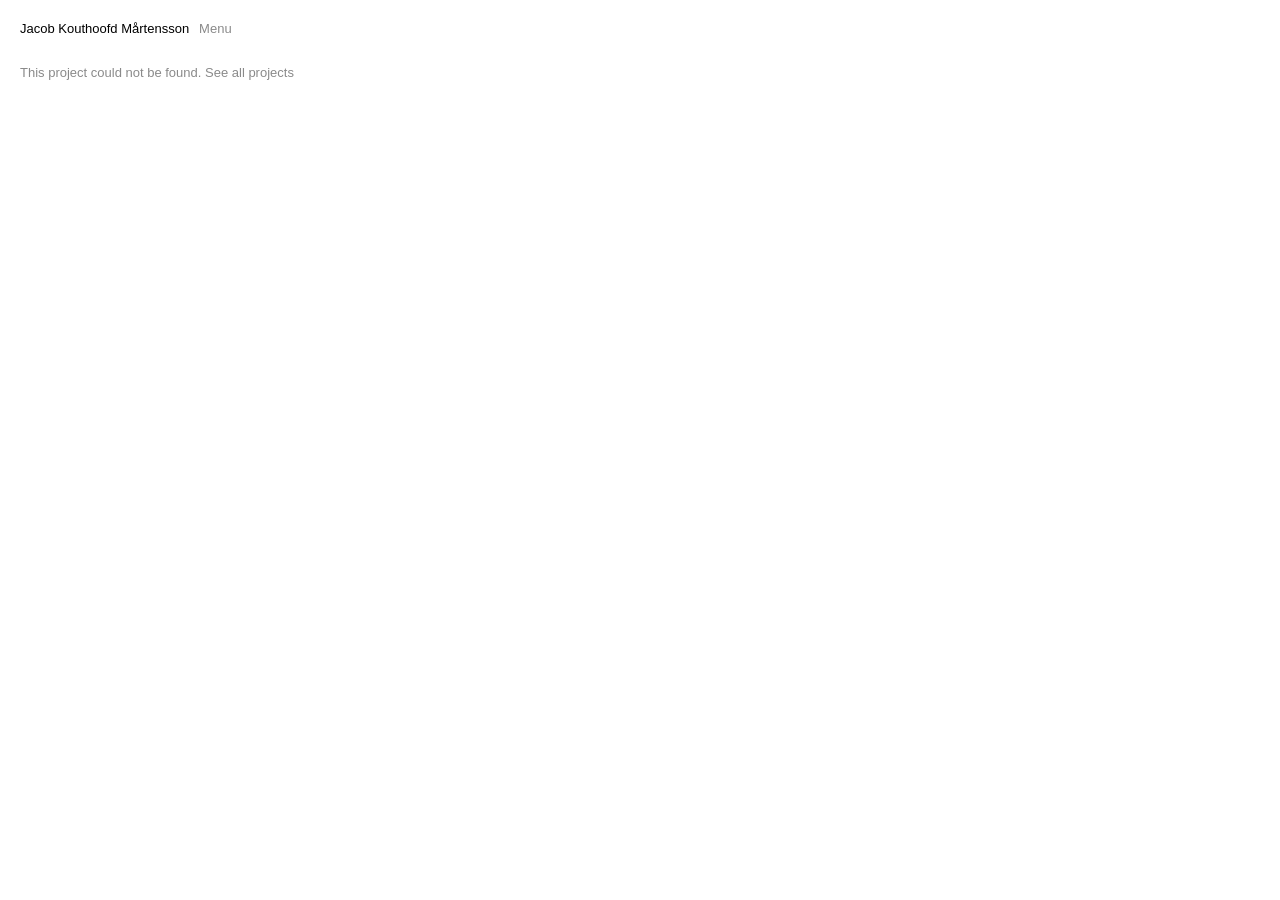
<file: project.html>
<!doctype html>
<html lang="en">
<head>
<meta charset="utf-8">
<meta name="viewport" content="width=device-width, initial-scale=1">
<title>Jacob Kouthoofd Mårtensson</title>
<meta name="description" content="Jacob Kouthoofd Martensson is an industrial designer exploring how small, creative solutions can spark meaningful impact.">
<meta property="og:title" content="Jacob Kouthoofd Mårtensson">
<meta property="og:description" content="Jacob Kouthoofd Martensson is an industrial designer exploring how small, creative solutions can spark meaningful impact.">
<link rel="icon" href="/favicon.svg" type="image/svg+xml">
<link rel="icon" href="/favicon-192.png" sizes="192x192" type="image/png">
<link rel="icon" href="/favicon-32.png" sizes="32x32" type="image/png">
<link rel="apple-touch-icon" href="/apple-touch-icon.png">
<meta name="theme-color" content="#ffffff">
<meta property="og:image" content="https://kouthoofdmartensson.com/icon-512.png">
<meta property="og:url" content="https://kouthoofdmartensson.com/">
<meta name="twitter:card" content="summary">
<link rel="stylesheet" href="/style.css?v=13">
<script src="/site.js?v=13"></script>
</head>
<body>
<main>
  <article class="project project-page is-open" id="project"></article>
  <nav class="project-nav" id="project-nav" aria-label="More projects"></nav>
</main>

<!-- One page for every project: project.html?p=<project-name>. Content comes from content/site.json. -->
<script>
const key = new URLSearchParams(location.search).get('p') || '';
loadSite('project:' + key, d => {
  const projects = d.projects || [];
  const i = projects.findIndex(p => slug(p.title) === key);
  const el = document.getElementById('project');
  if (i < 0) { el.innerHTML = '<p class="empty">This project could not be found. <a href="/">See all projects</a></p>'; return; }
  const p = projects[i];
  document.title = p.title + ' — ' + d.name;
  const meta = [p.category + (p.collaborator ? ', with ' + p.collaborator : ''), p.status].filter(Boolean).map(esc).join(' · ');
  const specs = esc(p.specs || '').replace(/\n/g, '<br>');
  // Media order: main image, then any videos, then the remaining images
  const images = (p.images || []).map(src => ({ type: 'img', src }));
  const videos = (p.videos || []).filter(v => v && v.file).map(v => ({ type: 'video', ...v }));
  const media = images.length ? [images[0], ...videos, ...images.slice(1)] : videos;
  const imgs = media.map((m, j) => {
    const cls = j === 0 ? ' class="wide"' : '';
    const credit = j === 0 && p.credit ? `<figcaption>© ${esc(p.credit)}</figcaption>` : '';
    if (m.type === 'video') {
      const poster = m.poster ? ` poster="${esc(m.poster)}"` : '';
      // Videos with sound: play controls, starts when tapped. Silent videos: loop on their own.
      const attrs = m.sound
        ? `controls playsinline preload="metadata" controlslist="nodownload"`
        : `autoplay muted loop playsinline preload="auto" disablepictureinpicture`;
      return `<figure${cls}><video src="${esc(m.file)}"${poster} ${attrs}></video>${credit}</figure>`;
    }
    return `<figure${cls}><img src="${esc(m.src)}" alt="${esc(p.title)}" loading="${j < 2 ? 'eager' : 'lazy'}">${credit}</figure>`;
  }).join('');
  el.innerHTML = `
    <header class="head">
      <span class="n">${pad(i + 1)}</span>
      <div class="title"><h1>${esc(p.title)}</h1></div>
      <div class="details">
        ${meta ? `<p>${meta}</p>` : ''}
        ${specs ? `<p>${specs}</p>` : ''}
      </div>
      <div class="text">${p.description ? `<p>${esc(p.description)}</p>` : ''}</div>
    </header>
    <div class="media">${imgs}</div>`;
  // Landscape videos span the full width; portrait ones sit in the two-column grid
  el.querySelectorAll('video').forEach(v => {
    const fit = () => { if (v.videoWidth > v.videoHeight) v.closest('figure').classList.add('wide'); };
    if (v.readyState >= 1) fit(); else v.addEventListener('loadedmetadata', fit, { once: true });
    // Visitors who prefer reduced motion get a paused video with controls instead of a loop
    if (v.loop && matchMedia('(prefers-reduced-motion: reduce)').matches) { v.autoplay = false; v.pause(); v.controls = true; }
    else if (v.loop) { v.muted = true; v.play().catch(() => {}); }
  });
  const prev = projects[(i - 1 + projects.length) % projects.length];
  const next = projects[(i + 1) % projects.length];
  document.getElementById('project-nav').innerHTML = projects.length > 1 ? `
    <a href="/project.html?p=${slug(prev.title)}"><span class="label">Previous</span>${esc(prev.title)}</a>
    <a href="/">All projects</a>
    <a href="/project.html?p=${slug(next.title)}"><span class="label">Next</span>${esc(next.title)}</a>` : '<a href="/">All projects</a>';
});
</script>
</body>
</html>
</file>
<file: style.css>
:root {
  --ink: #000;
  --muted: #8a8a8a;
  --paper: #fff;
  --gap: 20px;
  --panel: 300px;
}
* { box-sizing: border-box; margin: 0; padding: 0; }
html { scroll-behavior: smooth; scroll-padding-top: 64px; -webkit-text-size-adjust: 100%; text-size-adjust: 100%; }
@media (prefers-reduced-motion: reduce) { html { scroll-behavior: auto; } }
body {
  background: var(--paper);
  color: var(--ink);
  font: 400 13px/1.45 "Helvetica Neue", Helvetica, Arial, sans-serif;
  -webkit-font-smoothing: antialiased;
}
a { color: inherit; text-decoration: none; }
@media (hover: hover) { a:hover { color: var(--muted); } }
a:focus-visible, summary:focus-visible, button:focus-visible { outline: 1px solid var(--ink); outline-offset: 2px; }
img { display: block; width: 100%; height: auto; }
/* Make casual saving harder: no dragging, selecting or long-press "Save image" */
img { -webkit-user-drag: none; user-select: none; -webkit-user-select: none; -webkit-touch-callout: none; }
button { font: inherit; line-height: inherit; color: inherit; background: none; border: 0; border-radius: 0; cursor: pointer; -webkit-appearance: none; appearance: none; -webkit-tap-highlight-color: transparent; }
a { -webkit-tap-highlight-color: transparent; }

/* ---------- White bar across the top; photos scroll underneath it ---------- */
.topbar {
  position: fixed; top: 0; left: 0; right: 0; z-index: 9;
  height: calc(var(--gap) * 2 + 19px + env(safe-area-inset-top, 0px));
  background: rgba(255, 255, 255, .94);
}
/* Frosted glass where the browser supports it: photos show through, softly blurred */
@supports ((-webkit-backdrop-filter: blur(1px)) or (backdrop-filter: blur(1px))) {
  .topbar {
    background: rgba(255, 255, 255, .62);
    -webkit-backdrop-filter: saturate(160%) blur(18px);
    backdrop-filter: saturate(160%) blur(18px);
  }
}

/* ---------- Menu: hidden until you hover the name ---------- */
.menu { position: fixed; top: 0; left: 0; z-index: 10; }
.menu-toggle {
  position: relative; z-index: 2;
  display: flex; gap: 10px; align-items: baseline;
  padding: calc(var(--gap) + env(safe-area-inset-top, 0px)) var(--gap) var(--gap);
  text-align: left;
}
.menu-toggle .hint { color: var(--muted); padding: 0; }
@media (hover: hover) { .menu-toggle .home:hover { color: var(--ink); } }
.menu-panel {
  position: fixed; top: 0; left: 0; bottom: 0;
  width: var(--panel);
  padding: 64px var(--gap) var(--gap);
  background: var(--paper);
  display: flex; flex-direction: column; justify-content: space-between;
  overflow-y: auto;
  visibility: hidden; opacity: 0; transform: translateX(-12px);
  transition: opacity .18s ease, transform .18s ease, visibility 0s linear .18s;
}
.menu.is-open .menu-panel {
  visibility: visible; opacity: 1; transform: none;
  transition: opacity .18s ease, transform .18s ease;
  box-shadow: 1px 0 0 rgba(0,0,0,.06);
}
@media (hover: hover) and (pointer: fine) {
  .menu:hover .menu-panel {
    visibility: visible; opacity: 1; transform: none;
    transition: opacity .18s ease, transform .18s ease;
    box-shadow: 1px 0 0 rgba(0,0,0,.06);
  }
  .menu:hover .menu-toggle .hint { visibility: hidden; }
}
@media (prefers-reduced-motion: reduce) {
  .menu-panel, .menu.is-open .menu-panel { transition: none; transform: none; }
}
.pages, .index { list-style: none; margin-bottom: 28px; }
.pages a[aria-current="page"] { color: var(--muted); }
.index li { display: grid; grid-template-columns: 28px 1fr; }
.index .n { color: var(--muted); font-variant-numeric: tabular-nums; }
.index a.is-active { color: var(--muted); }
.contact .label { color: var(--muted); }
.fine { color: var(--muted); margin-top: 28px; }

/* ---------- Page area ---------- */
main { padding: 64px var(--gap) 120px; }

/* ---------- Projects ---------- */
.project { padding-bottom: 140px; }
.head {
  display: grid;
  /* number | title + Info, details below | description (always starts at the middle of the page) */
  grid-template-columns: 28px minmax(0, 1fr) 50%;
  grid-template-rows: auto 1fr;
  gap: 0;
  margin-bottom: 14px;
}
.head h1, .head h2 { font-size: inherit; font-weight: 400; }
@media (hover: hover) { .head h2 a:hover { color: var(--muted); } }
.head .n { color: var(--muted); font-variant-numeric: tabular-nums; }
.info-toggle { color: var(--muted); padding: 0; margin-top: 2px; }
@media (hover: hover) { .info-toggle:hover { color: var(--ink); } }
.info-toggle::after { content: " +"; }
.info-toggle[aria-expanded="true"]::after { content: " –"; }
.title, .details { padding-right: var(--gap); }
.head .n { grid-row: 1; }
.title { grid-column: 2; grid-row: 1; }
/* details sit under Info, level with the last line of the description */
.details { grid-column: 2; grid-row: 2; align-self: end; padding-top: 16px; color: var(--muted); }
.text { grid-column: 3; grid-row: 1 / span 2; }
.details p + p { margin-top: 0.6em; }
.text p { max-width: 60ch; }
.project:not(.is-open) .details,
.project:not(.is-open) .text { display: none; }
.project.is-open .head { margin-bottom: 28px; }
.hero { display: block; }
.hero img { transition: opacity .2s ease; }
@media (hover: hover) { .hero:hover img { opacity: .92; } }
.project-page { padding-bottom: 80px; }
.project-nav { display: flex; justify-content: space-between; gap: 20px; padding-top: 24px; }
.project-nav .label { display: block; color: var(--muted); }
.project-nav a:nth-child(2) { align-self: flex-end; }
.project-nav a:last-child { text-align: right; }
.media { display: grid; grid-template-columns: 1fr 1fr; gap: var(--gap); }
.media figure.wide { grid-column: 1 / -1; }
.media video { display: block; width: 100%; height: auto; }
figcaption { color: var(--muted); font-size: 11px; margin-top: 6px; }

/* ---------- About ---------- */
.about {
  display: grid;
  grid-template-columns: minmax(0, 52ch) minmax(200px, 340px);
  justify-content: space-between;
  gap: 40px;
}
.about-text p + p { margin-top: 1em; }
.about-text a { color: var(--muted); }
@media (hover: hover) { .about-text a:hover { color: var(--ink); } }
.lists { margin-top: 48px; }
.lists dl { display: grid; grid-template-columns: 180px minmax(0, 1fr); gap: 0 24px; }
.lists dl + dl { margin-top: 24px; }
.lists dt { color: var(--muted); }
.lists dd a { color: var(--muted); }
@media (hover: hover) { .lists dd a:hover { color: var(--ink); } }

/* ---------- Playground ---------- */
.playground {
  display: grid;
  grid-template-columns: repeat(3, minmax(0, 1fr));
  gap: 64px var(--gap);
  align-items: start;
}
.entry .shots { display: grid; gap: 8px; }
.entry .caption { display: flex; justify-content: space-between; gap: 12px; margin-top: 8px; }
.entry .year { color: var(--muted); font-variant-numeric: tabular-nums; }
.entry .note { color: var(--muted); margin-top: 2px; max-width: 48ch; }
.empty { color: var(--muted); }
.shuffle {
  position: fixed; top: 0; right: 0; z-index: 10;
  padding: calc(var(--gap) + env(safe-area-inset-top, 0px)) var(--gap) var(--gap);
  color: var(--muted);
}
@media (hover: hover) { .shuffle:hover { color: var(--ink); } }

/* ---------- Smaller screens ---------- */
@media (max-width: 1100px) {
  .playground { grid-template-columns: repeat(2, minmax(0, 1fr)); }
}
@media (max-width: 820px) {
  :root { --gap: 16px; }
  main { padding: 56px 16px 80px; }
  .project { padding-bottom: 80px; }
  .head { grid-template-columns: 28px minmax(0, 1fr); }
  .head { grid-template-rows: none; }
  .details, .text { grid-column: 2; grid-row: auto; align-self: auto; padding-top: 0; margin-top: 12px; }
  .media { grid-template-columns: 1fr; gap: 12px; }
  .about { grid-template-columns: 1fr; gap: 24px; }
  .portrait { order: -1; max-width: 340px; }
  .lists dl { grid-template-columns: 1fr; gap: 2px; }
  .playground { grid-template-columns: 1fr; gap: 48px; }
  .menu-panel { width: 100%; }
  .project-nav { flex-wrap: wrap; }
}
</file>
